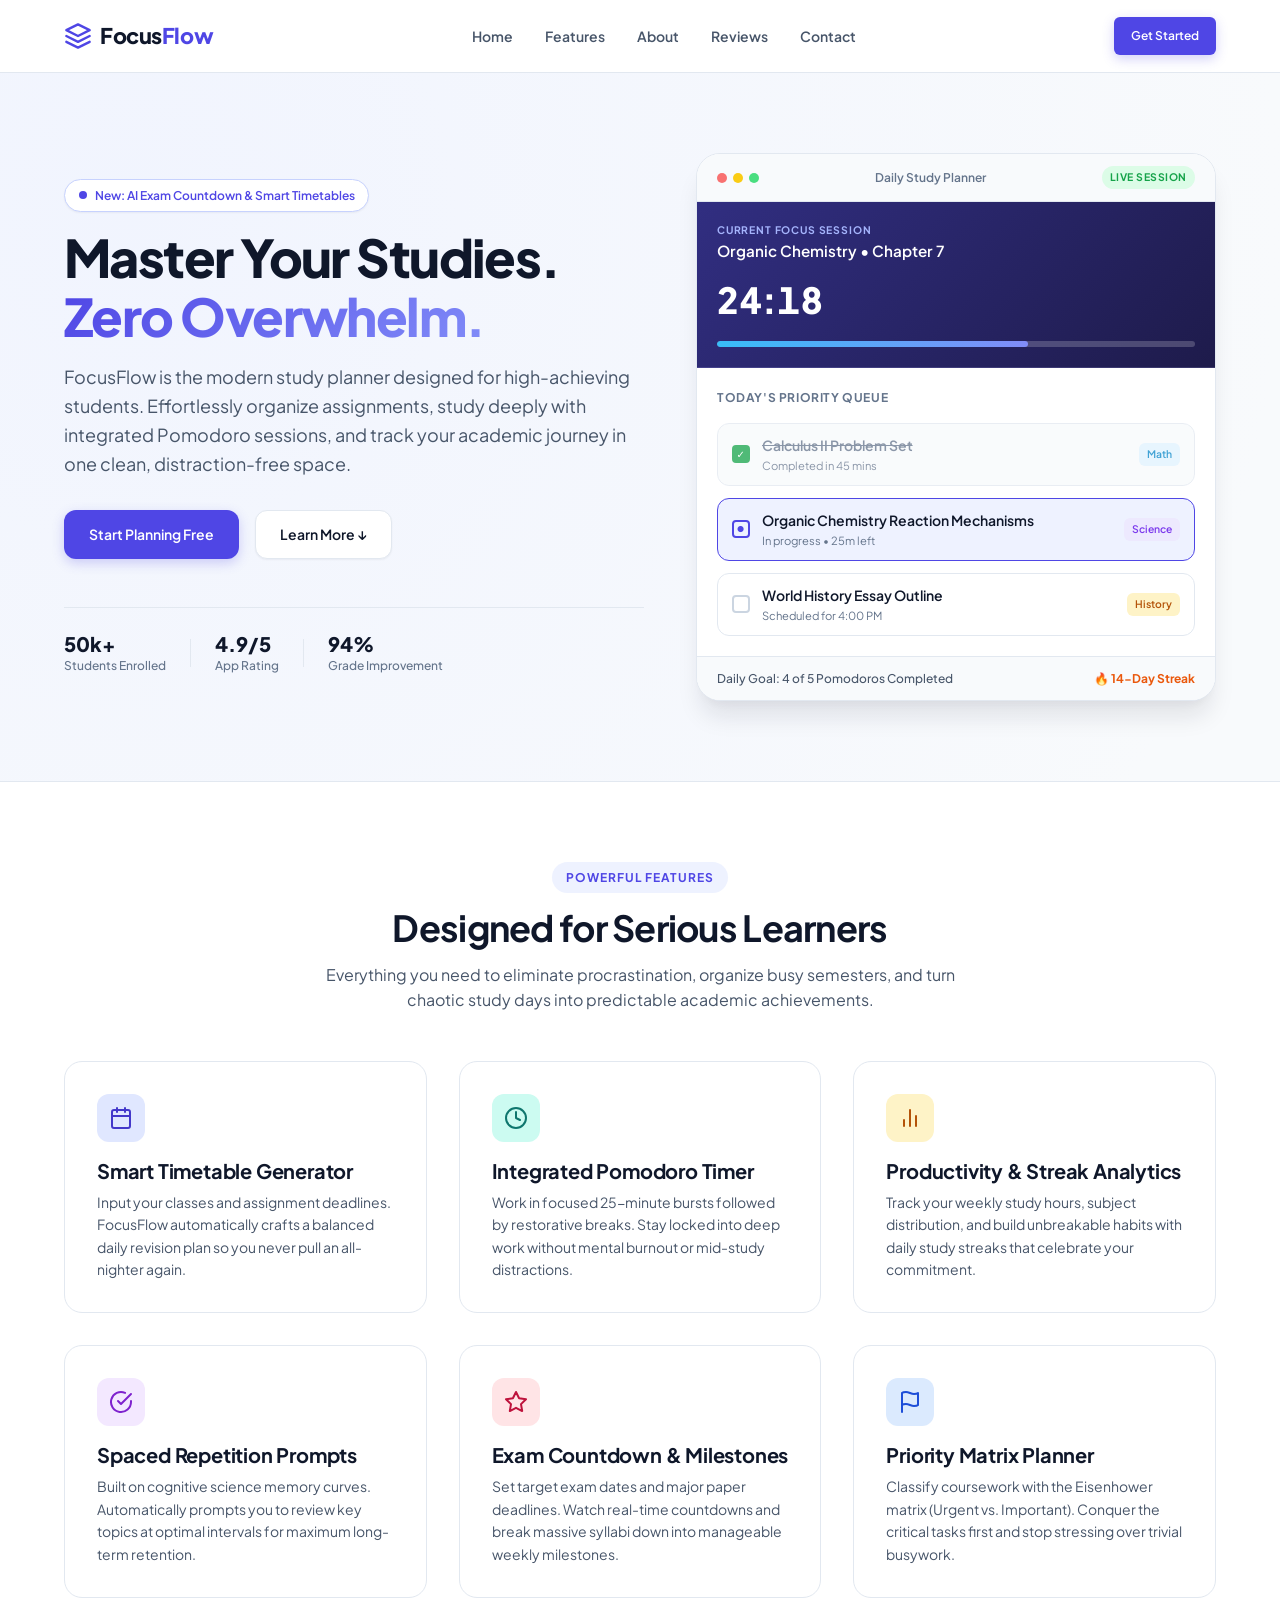
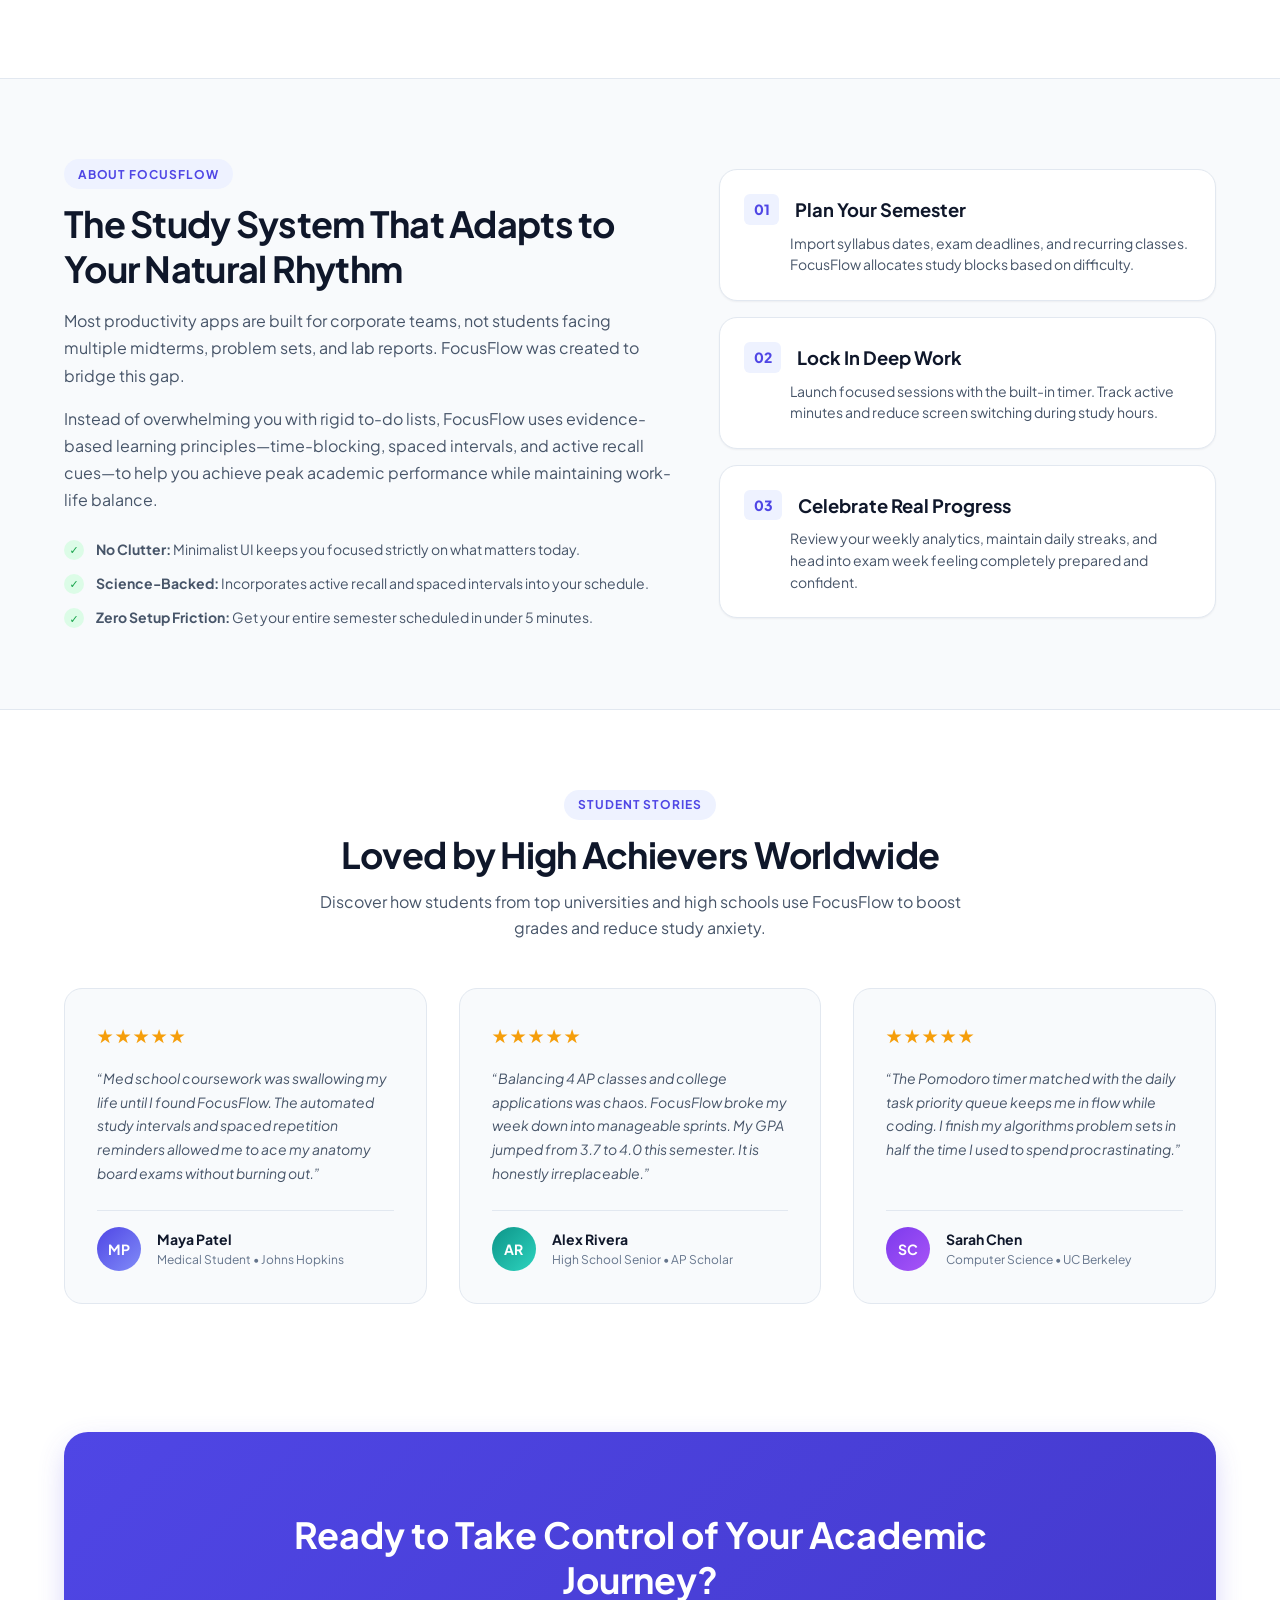
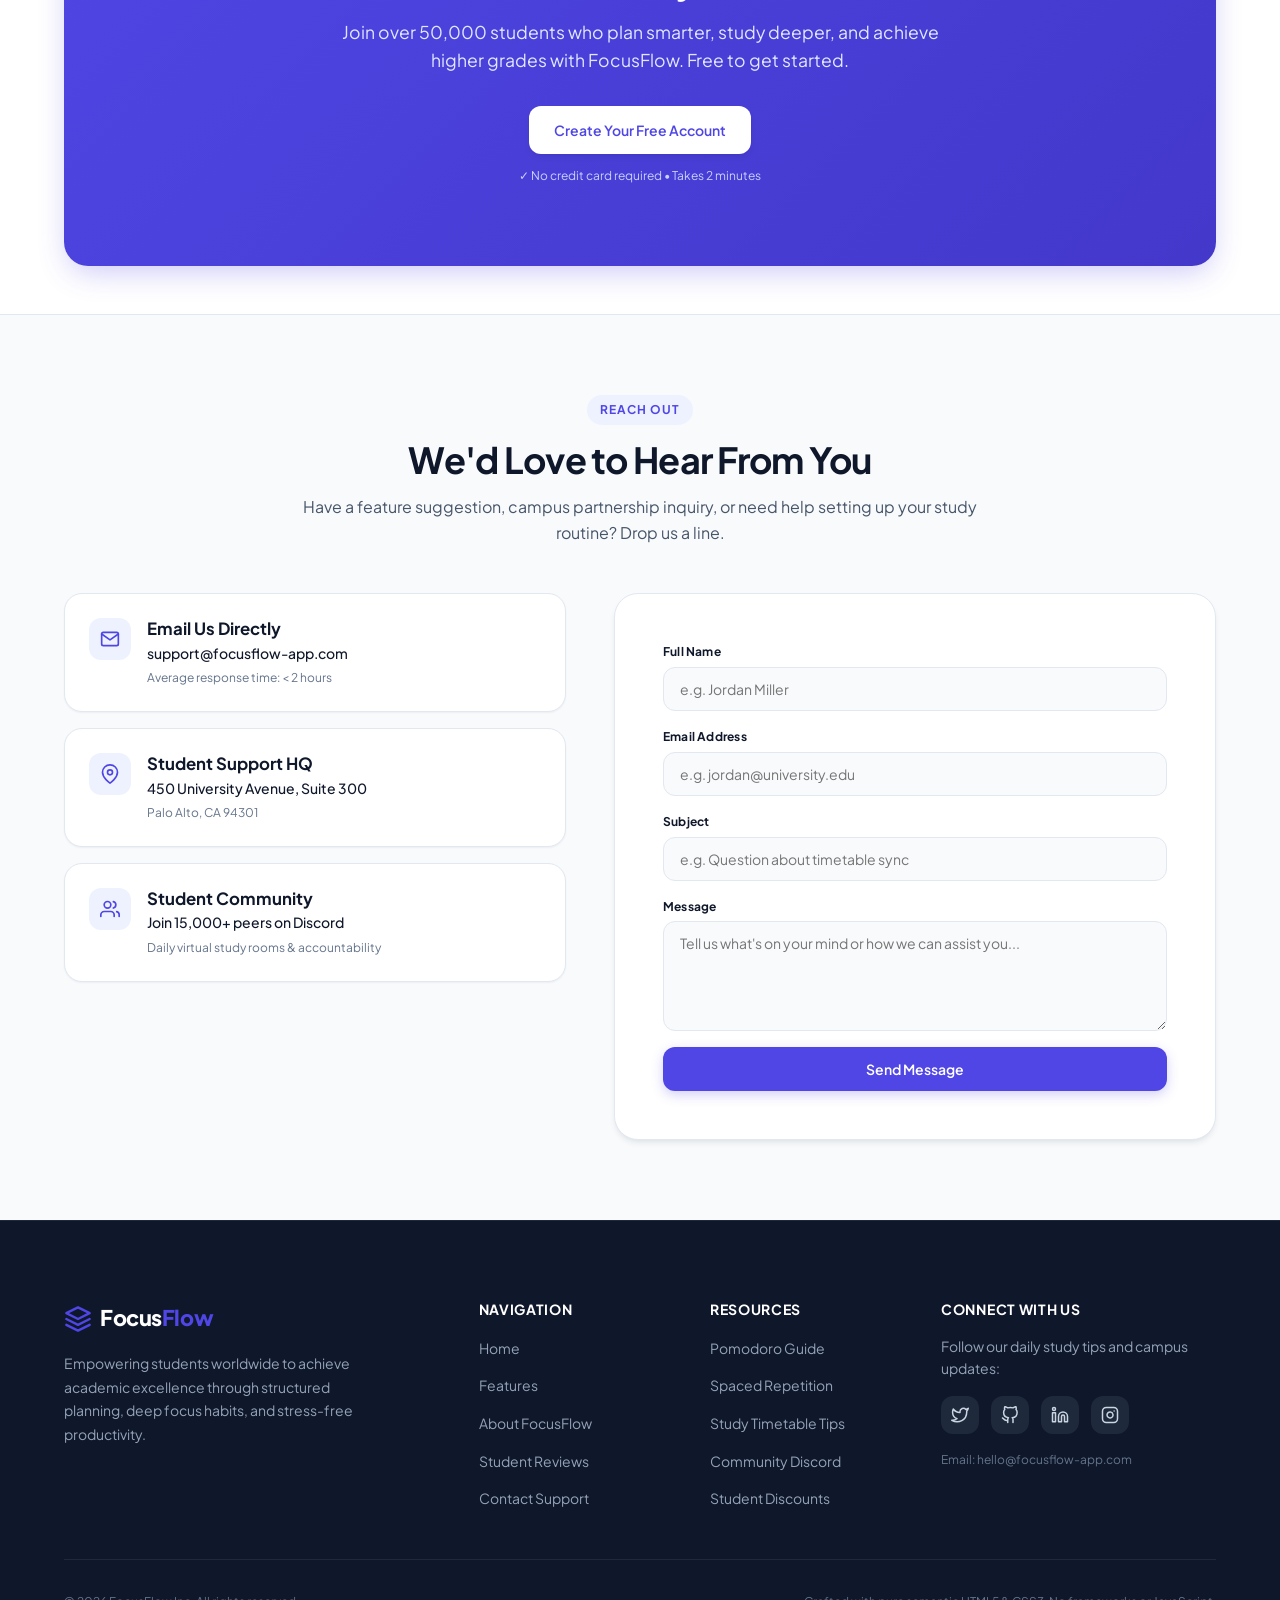
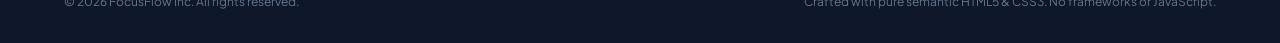
<file: WebDev-L1-LandingPage/index.html>
<!DOCTYPE html>
<html lang="en">
<head>
  <meta charset="UTF-8">
  <meta name="viewport" content="width=device-width, initial-scale=1.0">
  <meta name="description" content="FocusFlow - An intuitive study planner app designed to help students organize tasks, boost productivity with Pomodoro timers, and achieve academic success.">
  <title>FocusFlow | Smart Study Planner & Focus App</title>
  
  <!-- Google Fonts for Modern, Clean Typography -->
  <link rel="preconnect" href="https://fonts.googleapis.com">
  <link rel="preconnect" href="https://fonts.gstatic.com" crossorigin>
  <link href="https://fonts.googleapis.com/css2?family=Plus+Jakarta+Sans:wght@400;500;600;700;800&display=swap" rel="stylesheet">
  
  <!-- Main Stylesheet -->
  <link rel="stylesheet" href="style.css">
</head>
<body>

  <!-- ========================================================
       1. STICKY NAVIGATION BAR
       ======================================================== -->
  <header class="navbar-wrapper">
    <nav class="navbar container">
      <!-- Brand Logo -->
      <a href="#home" class="nav-logo" aria-label="FocusFlow Home">
        <svg class="logo-icon" viewBox="0 0 24 24" fill="none" stroke="currentColor" stroke-width="2" stroke-linecap="round" stroke-linejoin="round" aria-hidden="true">
          <path d="M12 2L2 7l10 5 10-5-10-5zM2 17l10 5 10-5M2 12l10 5 10-5"></path>
        </svg>
        <span class="logo-text">Focus<span class="logo-highlight">Flow</span></span>
      </a>

      <!-- Navigation Links -->
      <ul class="nav-links">
        <li><a href="#home" class="nav-link">Home</a></li>
        <li><a href="#features" class="nav-link">Features</a></li>
        <li><a href="#about" class="nav-link">About</a></li>
        <li><a href="#testimonials" class="nav-link">Reviews</a></li>
        <li><a href="#contact" class="nav-link">Contact</a></li>
      </ul>

      <!-- Navbar Action Button -->
      <div class="nav-cta">
        <a href="#cta" class="btn btn-primary btn-sm">Get Started</a>
      </div>
    </nav>
  </header>

  <main>
    <!-- ========================================================
         2. HERO SECTION
         ======================================================== -->
    <section id="home" class="hero-section">
      <div class="container hero-container">
        
        <!-- Left: Hero Text & Call to Action -->
        <div class="hero-content">
          <div class="hero-badge">
            <span class="badge-dot"></span>
            <span>New: AI Exam Countdown & Smart Timetables</span>
          </div>

          <h1 class="hero-title">
            Master Your Studies.<br>
            <span class="text-gradient">Zero Overwhelm.</span>
          </h1>

          <p class="hero-subtitle">
            FocusFlow is the modern study planner designed for high-achieving students.
            Effortlessly organize assignments, study deeply with integrated Pomodoro sessions,
            and track your academic journey in one clean, distraction-free space.
          </p>

          <div class="hero-actions">
            <a href="#features" class="btn btn-primary">Start Planning Free</a>
            <a href="#about" class="btn btn-secondary">Learn More &darr;</a>
          </div>

          <!-- Social Proof Highlights -->
          <div class="hero-stats">
            <div class="stat-pill">
              <span class="stat-number">50k+</span>
              <span class="stat-label">Students Enrolled</span>
            </div>
            <div class="stat-divider"></div>
            <div class="stat-pill">
              <span class="stat-number">4.9/5</span>
              <span class="stat-label">App Rating</span>
            </div>
            <div class="stat-divider"></div>
            <div class="stat-pill">
              <span class="stat-number">94%</span>
              <span class="stat-label">Grade Improvement</span>
            </div>
          </div>
        </div>

        <!-- Right: Pure CSS Dashboard Preview Mockup -->
        <div class="hero-visual">
          <div class="mockup-card">
            
            <!-- Window Top Bar -->
            <div class="mockup-header">
              <div class="window-controls">
                <span class="dot red"></span>
                <span class="dot yellow"></span>
                <span class="dot green"></span>
              </div>
              <span class="mockup-header-title">Daily Study Planner</span>
              <span class="mockup-badge">LIVE SESSION</span>
            </div>

            <!-- Focus Timer Widget inside Mockup -->
            <div class="timer-widget">
              <div class="timer-info">
                <span class="timer-label">CURRENT FOCUS SESSION</span>
                <span class="timer-task">Organic Chemistry &bull; Chapter 7</span>
              </div>
              <div class="timer-countdown">24:18</div>
              <div class="timer-progress-track">
                <div class="timer-progress-fill"></div>
              </div>
            </div>

            <!-- Task List inside Mockup -->
            <div class="mockup-tasks">
              <div class="task-heading">Today's Priority Queue</div>

              <div class="task-item task-done">
                <span class="task-checkbox checked">&#10003;</span>
                <div class="task-details">
                  <span class="task-name">Calculus II Problem Set</span>
                  <span class="task-meta">Completed in 45 mins</span>
                </div>
                <span class="task-tag tag-math">Math</span>
              </div>

              <div class="task-item task-active">
                <span class="task-checkbox in-progress">&#9679;</span>
                <div class="task-details">
                  <span class="task-name">Organic Chemistry Reaction Mechanisms</span>
                  <span class="task-meta">In progress &bull; 25m left</span>
                </div>
                <span class="task-tag tag-science">Science</span>
              </div>

              <div class="task-item">
                <span class="task-checkbox"></span>
                <div class="task-details">
                  <span class="task-name">World History Essay Outline</span>
                  <span class="task-meta">Scheduled for 4:00 PM</span>
                </div>
                <span class="task-tag tag-history">History</span>
              </div>
            </div>

            <!-- Daily Target Bar -->
            <div class="mockup-footer">
              <span>Daily Goal: 4 of 5 Pomodoros Completed</span>
              <span class="streak-badge">&#128293; 14-Day Streak</span>
            </div>

          </div>
        </div>

      </div>
    </section>

    <!-- ========================================================
         3. SECTION: CORE FEATURES (CARDS)
         ======================================================== -->
    <section id="features" class="features-section">
      <div class="container">
        
        <!-- Section Header -->
        <div class="section-header">
          <span class="section-tag">Powerful Features</span>
          <h2 class="section-title">Designed for Serious Learners</h2>
          <p class="section-description">
            Everything you need to eliminate procrastination, organize busy semesters,
            and turn chaotic study days into predictable academic achievements.
          </p>
        </div>

        <!-- Features Grid -->
        <div class="features-grid">
          
          <!-- Feature Card 1 -->
          <article class="feature-card">
            <div class="feature-icon icon-indigo">
              <svg viewBox="0 0 24 24" fill="none" stroke="currentColor" stroke-width="2" stroke-linecap="round" stroke-linejoin="round" aria-hidden="true">
                <rect x="3" y="4" width="18" height="18" rx="2" ry="2"></rect>
                <line x1="16" y1="2" x2="16" y2="6"></line>
                <line x1="8" y1="2" x2="8" y2="6"></line>
                <line x1="3" y1="10" x2="21" y2="10"></line>
              </svg>
            </div>
            <h3 class="feature-title">Smart Timetable Generator</h3>
            <p class="feature-text">
              Input your classes and assignment deadlines. FocusFlow automatically crafts a balanced daily revision plan so you never pull an all-nighter again.
            </p>
          </article>

          <!-- Feature Card 2 -->
          <article class="feature-card">
            <div class="feature-icon icon-teal">
              <svg viewBox="0 0 24 24" fill="none" stroke="currentColor" stroke-width="2" stroke-linecap="round" stroke-linejoin="round" aria-hidden="true">
                <circle cx="12" cy="12" r="10"></circle>
                <polyline points="12 6 12 12 16 14"></polyline>
              </svg>
            </div>
            <h3 class="feature-title">Integrated Pomodoro Timer</h3>
            <p class="feature-text">
              Work in focused 25-minute bursts followed by restorative breaks. Stay locked into deep work without mental burnout or mid-study distractions.
            </p>
          </article>

          <!-- Feature Card 3 -->
          <article class="feature-card">
            <div class="feature-icon icon-amber">
              <svg viewBox="0 0 24 24" fill="none" stroke="currentColor" stroke-width="2" stroke-linecap="round" stroke-linejoin="round" aria-hidden="true">
                <line x1="18" y1="20" x2="18" y2="10"></line>
                <line x1="12" y1="20" x2="12" y2="4"></line>
                <line x1="6" y1="20" x2="6" y2="14"></line>
              </svg>
            </div>
            <h3 class="feature-title">Productivity & Streak Analytics</h3>
            <p class="feature-text">
              Track your weekly study hours, subject distribution, and build unbreakable habits with daily study streaks that celebrate your commitment.
            </p>
          </article>

          <!-- Feature Card 4 -->
          <article class="feature-card">
            <div class="feature-icon icon-purple">
              <svg viewBox="0 0 24 24" fill="none" stroke="currentColor" stroke-width="2" stroke-linecap="round" stroke-linejoin="round" aria-hidden="true">
                <path d="M22 11.08V12a10 10 0 1 1-5.93-9.14"></path>
                <polyline points="22 4 12 14.01 9 11.01"></polyline>
              </svg>
            </div>
            <h3 class="feature-title">Spaced Repetition Prompts</h3>
            <p class="feature-text">
              Built on cognitive science memory curves. Automatically prompts you to review key topics at optimal intervals for maximum long-term retention.
            </p>
          </article>

          <!-- Feature Card 5 -->
          <article class="feature-card">
            <div class="feature-icon icon-rose">
              <svg viewBox="0 0 24 24" fill="none" stroke="currentColor" stroke-width="2" stroke-linecap="round" stroke-linejoin="round" aria-hidden="true">
                <polygon points="12 2 15.09 8.26 22 9.27 17 14.14 18.18 21.02 12 17.77 5.82 21.02 7 14.14 2 9.27 8.91 8.26 12 2"></polygon>
              </svg>
            </div>
            <h3 class="feature-title">Exam Countdown & Milestones</h3>
            <p class="feature-text">
              Set target exam dates and major paper deadlines. Watch real-time countdowns and break massive syllabi down into manageable weekly milestones.
            </p>
          </article>

          <!-- Feature Card 6 -->
          <article class="feature-card">
            <div class="feature-icon icon-blue">
              <svg viewBox="0 0 24 24" fill="none" stroke="currentColor" stroke-width="2" stroke-linecap="round" stroke-linejoin="round" aria-hidden="true">
                <path d="M4 15s1-1 4-1 5 2 8 2 4-1 4-1V3s-1 1-4 1-5-2-8-2-4 1-4 1z"></path>
                <line x1="4" y1="22" x2="4" y2="15"></line>
              </svg>
            </div>
            <h3 class="feature-title">Priority Matrix Planner</h3>
            <p class="feature-text">
              Classify coursework with the Eisenhower matrix (Urgent vs. Important). Conquer the critical tasks first and stop stressing over trivial busywork.
            </p>
          </article>

        </div>
      </div>
    </section>

    <!-- ========================================================
         4. SECTION: ABOUT / HOW IT WORKS
         ======================================================== -->
    <section id="about" class="about-section">
      <div class="container">
        <div class="about-grid">
          
          <!-- Left Column: Narrative -->
          <div class="about-content">
            <span class="section-tag">About FocusFlow</span>
            <h2 class="section-title">The Study System That Adapts to Your Natural Rhythm</h2>
            <p class="about-text">
              Most productivity apps are built for corporate teams, not students facing multiple midterms, problem sets, and lab reports. FocusFlow was created to bridge this gap.
            </p>
            <p class="about-text">
              Instead of overwhelming you with rigid to-do lists, FocusFlow uses evidence-based learning principles—time-blocking, spaced intervals, and active recall cues—to help you achieve peak academic performance while maintaining work-life balance.
            </p>
            
            <ul class="about-checklist">
              <li class="checklist-item">
                <span class="check-icon">&#10003;</span>
                <span><strong>No Clutter:</strong> Minimalist UI keeps you focused strictly on what matters today.</span>
              </li>
              <li class="checklist-item">
                <span class="check-icon">&#10003;</span>
                <span><strong>Science-Backed:</strong> Incorporates active recall and spaced intervals into your schedule.</span>
              </li>
              <li class="checklist-item">
                <span class="check-icon">&#10003;</span>
                <span><strong>Zero Setup Friction:</strong> Get your entire semester scheduled in under 5 minutes.</span>
              </li>
            </ul>
          </div>

          <!-- Right Column: Comparison / Benefits Cards -->
          <div class="about-cards">
            
            <div class="info-card">
              <div class="info-card-header">
                <span class="info-number">01</span>
                <h3 class="info-title">Plan Your Semester</h3>
              </div>
              <p class="info-desc">
                Import syllabus dates, exam deadlines, and recurring classes. FocusFlow allocates study blocks based on difficulty.
              </p>
            </div>

            <div class="info-card">
              <div class="info-card-header">
                <span class="info-number">02</span>
                <h3 class="info-title">Lock In Deep Work</h3>
              </div>
              <p class="info-desc">
                Launch focused sessions with the built-in timer. Track active minutes and reduce screen switching during study hours.
              </p>
            </div>

            <div class="info-card">
              <div class="info-card-header">
                <span class="info-number">03</span>
                <h3 class="info-title">Celebrate Real Progress</h3>
              </div>
              <p class="info-desc">
                Review your weekly analytics, maintain daily streaks, and head into exam week feeling completely prepared and confident.
              </p>
            </div>

          </div>

        </div>
      </div>
    </section>

    <!-- ========================================================
         5. SECTION: TESTIMONIALS
         ======================================================== -->
    <section id="testimonials" class="testimonials-section">
      <div class="container">
        
        <!-- Section Header -->
        <div class="section-header">
          <span class="section-tag">Student Stories</span>
          <h2 class="section-title">Loved by High Achievers Worldwide</h2>
          <p class="section-description">
            Discover how students from top universities and high schools use FocusFlow to boost grades and reduce study anxiety.
          </p>
        </div>

        <!-- Testimonial Cards Grid -->
        <div class="testimonials-grid">
          
          <!-- Testimonial 1 -->
          <article class="testimonial-card">
            <div class="star-rating" aria-label="5 out of 5 stars">
              &#9733;&#9733;&#9733;&#9733;&#9733;
            </div>
            <p class="testimonial-quote">
              &ldquo;Med school coursework was swallowing my life until I found FocusFlow. The automated study intervals and spaced repetition reminders allowed me to ace my anatomy board exams without burning out.&rdquo;
            </p>
            <div class="testimonial-author">
              <div class="author-avatar avatar-indigo">MP</div>
              <div class="author-details">
                <span class="author-name">Maya Patel</span>
                <span class="author-role">Medical Student &bull; Johns Hopkins</span>
              </div>
            </div>
          </article>

          <!-- Testimonial 2 -->
          <article class="testimonial-card">
            <div class="star-rating" aria-label="5 out of 5 stars">
              &#9733;&#9733;&#9733;&#9733;&#9733;
            </div>
            <p class="testimonial-quote">
              &ldquo;Balancing 4 AP classes and college applications was chaos. FocusFlow broke my week down into manageable sprints. My GPA jumped from 3.7 to 4.0 this semester. It is honestly irreplaceable.&rdquo;
            </p>
            <div class="testimonial-author">
              <div class="author-avatar avatar-teal">AR</div>
              <div class="author-details">
                <span class="author-name">Alex Rivera</span>
                <span class="author-role">High School Senior &bull; AP Scholar</span>
              </div>
            </div>
          </article>

          <!-- Testimonial 3 -->
          <article class="testimonial-card">
            <div class="star-rating" aria-label="5 out of 5 stars">
              &#9733;&#9733;&#9733;&#9733;&#9733;
            </div>
            <p class="testimonial-quote">
              &ldquo;The Pomodoro timer matched with the daily task priority queue keeps me in flow while coding. I finish my algorithms problem sets in half the time I used to spend procrastinating.&rdquo;
            </p>
            <div class="testimonial-author">
              <div class="author-avatar avatar-purple">SC</div>
              <div class="author-details">
                <span class="author-name">Sarah Chen</span>
                <span class="author-role">Computer Science &bull; UC Berkeley</span>
              </div>
            </div>
          </article>

        </div>
      </div>
    </section>

    <!-- ========================================================
         6. CALL TO ACTION BANNER
         ======================================================== -->
    <section id="cta" class="cta-banner">
      <div class="container">
        <div class="cta-box">
          <h2 class="cta-title">Ready to Take Control of Your Academic Journey?</h2>
          <p class="cta-text">
            Join over 50,000 students who plan smarter, study deeper, and achieve higher grades with FocusFlow. Free to get started.
          </p>
          <div class="cta-actions">
            <a href="#contact" class="btn btn-light">Create Your Free Account</a>
            <span class="cta-guarantee">&#10003; No credit card required &bull; Takes 2 minutes</span>
          </div>
        </div>
      </div>
    </section>

    <!-- ========================================================
         7. SECTION: CONTACT & FEEDBACK
         ======================================================== -->
    <section id="contact" class="contact-section">
      <div class="container">
        
        <!-- Section Header -->
        <div class="section-header">
          <span class="section-tag">Reach Out</span>
          <h2 class="section-title">We'd Love to Hear From You</h2>
          <p class="section-description">
            Have a feature suggestion, campus partnership inquiry, or need help setting up your study routine? Drop us a line.
          </p>
        </div>

        <div class="contact-grid">
          
          <!-- Contact Details / Info Cards -->
          <div class="contact-info">
            
            <div class="contact-card">
              <div class="contact-card-icon">
                <svg viewBox="0 0 24 24" fill="none" stroke="currentColor" stroke-width="2" stroke-linecap="round" stroke-linejoin="round" aria-hidden="true">
                  <path d="M4 4h16c1.1 0 2 .9 2 2v12c0 1.1-.9 2-2 2H4c-1.1 0-2-.9-2-2V6c0-1.1.9-2 2-2z"></path>
                  <polyline points="22,6 12,13 2,6"></polyline>
                </svg>
              </div>
              <div>
                <h3 class="contact-card-title">Email Us Directly</h3>
                <p class="contact-card-text">support@focusflow-app.com</p>
                <p class="contact-card-sub">Average response time: &lt; 2 hours</p>
              </div>
            </div>

            <div class="contact-card">
              <div class="contact-card-icon">
                <svg viewBox="0 0 24 24" fill="none" stroke="currentColor" stroke-width="2" stroke-linecap="round" stroke-linejoin="round" aria-hidden="true">
                  <path d="M21 10c0 7-9 13-9 13s-9-6-9-13a9 9 0 0 1 18 0z"></path>
                  <circle cx="12" cy="10" r="3"></circle>
                </svg>
              </div>
              <div>
                <h3 class="contact-card-title">Student Support HQ</h3>
                <p class="contact-card-text">450 University Avenue, Suite 300</p>
                <p class="contact-card-sub">Palo Alto, CA 94301</p>
              </div>
            </div>

            <div class="contact-card">
              <div class="contact-card-icon">
                <svg viewBox="0 0 24 24" fill="none" stroke="currentColor" stroke-width="2" stroke-linecap="round" stroke-linejoin="round" aria-hidden="true">
                  <path d="M17 21v-2a4 4 0 0 0-4-4H5a4 4 0 0 0-4 4v2"></path>
                  <circle cx="9" cy="7" r="4"></circle>
                  <path d="M23 21v-2a4 4 0 0 0-3-3.87"></path>
                  <path d="M16 3.13a4 4 0 0 1 0 7.75"></path>
                </svg>
              </div>
              <div>
                <h3 class="contact-card-title">Student Community</h3>
                <p class="contact-card-text">Join 15,000+ peers on Discord</p>
                <p class="contact-card-sub">Daily virtual study rooms & accountability</p>
              </div>
            </div>

          </div>

          <!-- Contact Form (Pure HTML5 Validation) -->
          <div class="contact-form-wrapper">
            <form class="contact-form" action="#" method="POST">
              
              <div class="form-group">
                <label for="full-name" class="form-label">Full Name</label>
                <input 
                  type="text" 
                  id="full-name" 
                  name="fullName" 
                  class="form-input" 
                  placeholder="e.g. Jordan Miller" 
                  required
                >
              </div>

              <div class="form-group">
                <label for="email-address" class="form-label">Email Address</label>
                <input 
                  type="email" 
                  id="email-address" 
                  name="email" 
                  class="form-input" 
                  placeholder="e.g. jordan@university.edu" 
                  required
                >
              </div>

              <div class="form-group">
                <label for="subject-field" class="form-label">Subject</label>
                <input 
                  type="text" 
                  id="subject-field" 
                  name="subject" 
                  class="form-input" 
                  placeholder="e.g. Question about timetable sync" 
                  required
                >
              </div>

              <div class="form-group">
                <label for="message-field" class="form-label">Message</label>
                <textarea 
                  id="message-field" 
                  name="message" 
                  rows="4" 
                  class="form-textarea" 
                  placeholder="Tell us what's on your mind or how we can assist you..." 
                  required
                ></textarea>
              </div>

              <button type="submit" class="btn btn-primary btn-block">Send Message</button>
            </form>
          </div>

        </div>
      </div>
    </section>
  </main>

  <!-- ========================================================
       8. FOOTER
       ======================================================== -->
  <footer class="footer">
    <div class="container">
      
      <!-- Main Footer Columns -->
      <div class="footer-grid">
        
        <!-- Column 1: Brand & Tagline -->
        <div class="footer-col brand-col">
          <a href="#home" class="nav-logo">
            <svg class="logo-icon" viewBox="0 0 24 24" fill="none" stroke="currentColor" stroke-width="2" stroke-linecap="round" stroke-linejoin="round" aria-hidden="true">
              <path d="M12 2L2 7l10 5 10-5-10-5zM2 17l10 5 10-5M2 12l10 5 10-5"></path>
            </svg>
            <span class="logo-text">Focus<span class="logo-highlight">Flow</span></span>
          </a>
          <p class="footer-tagline">
            Empowering students worldwide to achieve academic excellence through structured planning, deep focus habits, and stress-free productivity.
          </p>
        </div>

        <!-- Column 2: Navigation Links -->
        <div class="footer-col">
          <h4 class="footer-heading">Navigation</h4>
          <ul class="footer-links">
            <li><a href="#home">Home</a></li>
            <li><a href="#features">Features</a></li>
            <li><a href="#about">About FocusFlow</a></li>
            <li><a href="#testimonials">Student Reviews</a></li>
            <li><a href="#contact">Contact Support</a></li>
          </ul>
        </div>

        <!-- Column 3: Study Resources -->
        <div class="footer-col">
          <h4 class="footer-heading">Resources</h4>
          <ul class="footer-links">
            <li><a href="#features">Pomodoro Guide</a></li>
            <li><a href="#about">Spaced Repetition</a></li>
            <li><a href="#features">Study Timetable Tips</a></li>
            <li><a href="#contact">Community Discord</a></li>
            <li><a href="#cta">Student Discounts</a></li>
          </ul>
        </div>

        <!-- Column 4: Social & Legal -->
        <div class="footer-col">
          <h4 class="footer-heading">Connect With Us</h4>
          <p class="footer-social-desc">Follow our daily study tips and campus updates:</p>
          
          <div class="social-links">
            <!-- Twitter / X -->
            <a href="https://twitter.com" target="_blank" rel="noopener noreferrer" class="social-btn" aria-label="FocusFlow on Twitter">
              <svg viewBox="0 0 24 24" fill="none" stroke="currentColor" stroke-width="2" stroke-linecap="round" stroke-linejoin="round" aria-hidden="true">
                <path d="M23 3a10.9 10.9 0 0 1-3.14 1.53 4.48 4.48 0 0 0-7.86 3v1A10.66 10.66 0 0 1 3 4s-4 9 5 13a11.64 11.64 0 0 1-7 2c9 5 20 0 20-11.5a4.5 4.5 0 0 0-.08-.83A7.72 7.72 0 0 0 23 3z"></path>
              </svg>
            </a>

            <!-- GitHub -->
            <a href="https://github.com" target="_blank" rel="noopener noreferrer" class="social-btn" aria-label="FocusFlow on GitHub">
              <svg viewBox="0 0 24 24" fill="none" stroke="currentColor" stroke-width="2" stroke-linecap="round" stroke-linejoin="round" aria-hidden="true">
                <path d="M9 19c-5 1.5-5-2.5-7-3m14 6v-3.87a3.37 3.37 0 0 0-.94-2.61c3.14-.35 6.44-1.54 6.44-7A5.44 5.44 0 0 0 20 4.77 5.07 5.07 0 0 0 19.91 1S18.73.65 16 2.48a13.38 13.38 0 0 0-7 0C6.27.65 5.09 1 5.09 1A5.07 5.07 0 0 0 5 4.77a5.44 5.44 0 0 0-1.5 3.78c0 5.42 3.3 6.61 6.44 7A3.37 3.37 0 0 0 9 18.13V22"></path>
              </svg>
            </a>

            <!-- LinkedIn -->
            <a href="https://linkedin.com" target="_blank" rel="noopener noreferrer" class="social-btn" aria-label="FocusFlow on LinkedIn">
              <svg viewBox="0 0 24 24" fill="none" stroke="currentColor" stroke-width="2" stroke-linecap="round" stroke-linejoin="round" aria-hidden="true">
                <path d="M16 8a6 6 0 0 1 6 6v7h-4v-7a2 2 0 0 0-2-2 2 2 0 0 0-2 2v7h-4v-7a6 6 0 0 1 6-6z"></path>
                <rect x="2" y="9" width="4" height="12"></rect>
                <circle cx="4" cy="4" r="2"></circle>
              </svg>
            </a>

            <!-- Instagram -->
            <a href="https://instagram.com" target="_blank" rel="noopener noreferrer" class="social-btn" aria-label="FocusFlow on Instagram">
              <svg viewBox="0 0 24 24" fill="none" stroke="currentColor" stroke-width="2" stroke-linecap="round" stroke-linejoin="round" aria-hidden="true">
                <rect x="2" y="2" width="20" height="20" rx="5" ry="5"></rect>
                <path d="M16 11.37A4 4 0 1 1 12.63 8 4 4 0 0 1 16 11.37z"></path>
                <line x1="17.5" y1="6.5" x2="17.51" y2="6.5"></line>
              </svg>
            </a>
          </div>

          <div class="footer-contact-item">
            <span>Email: hello@focusflow-app.com</span>
          </div>
        </div>

      </div>

      <!-- Footer Bottom Bar -->
      <div class="footer-bottom">
        <p>&copy; 2026 FocusFlow Inc. All rights reserved.</p>
        <p class="footer-credits">Crafted with pure semantic HTML5 &amp; CSS3. No frameworks or JavaScript.</p>
      </div>

    </div>
  </footer>

</body>
</html>
</file>
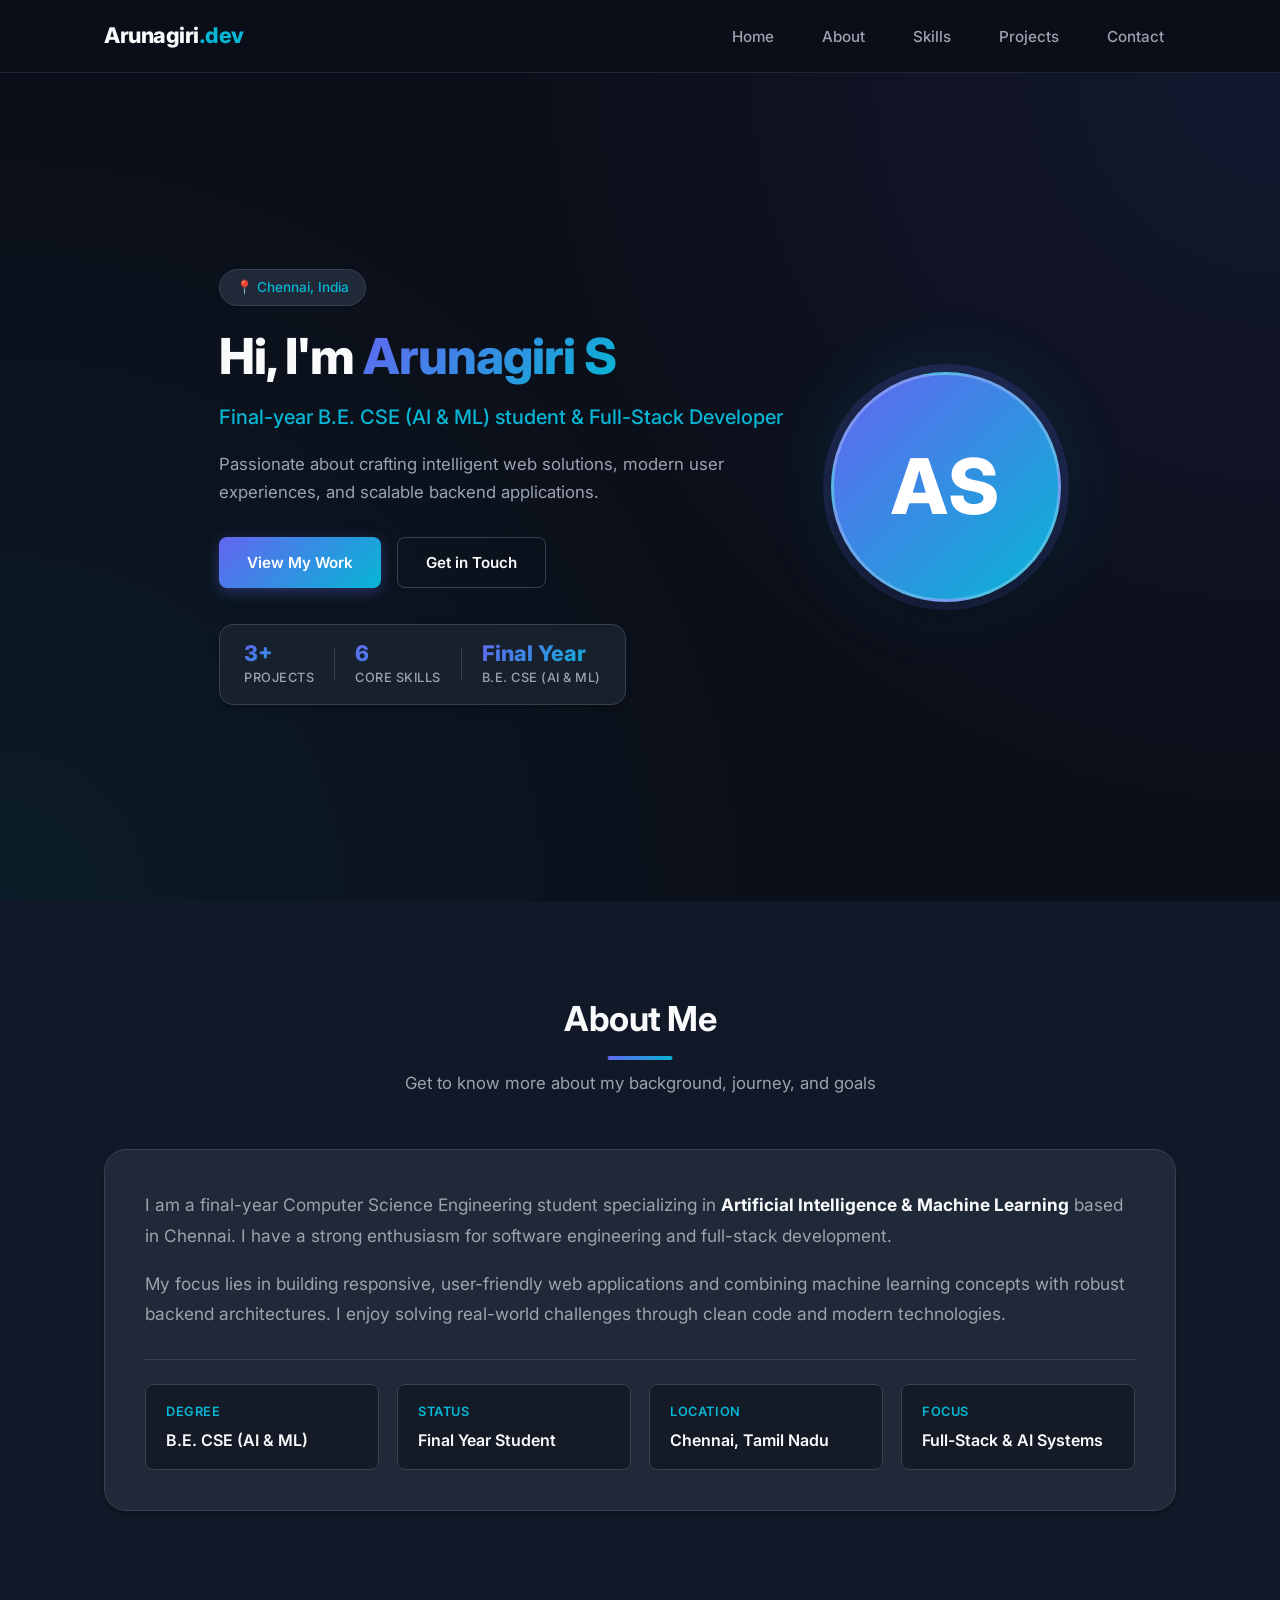
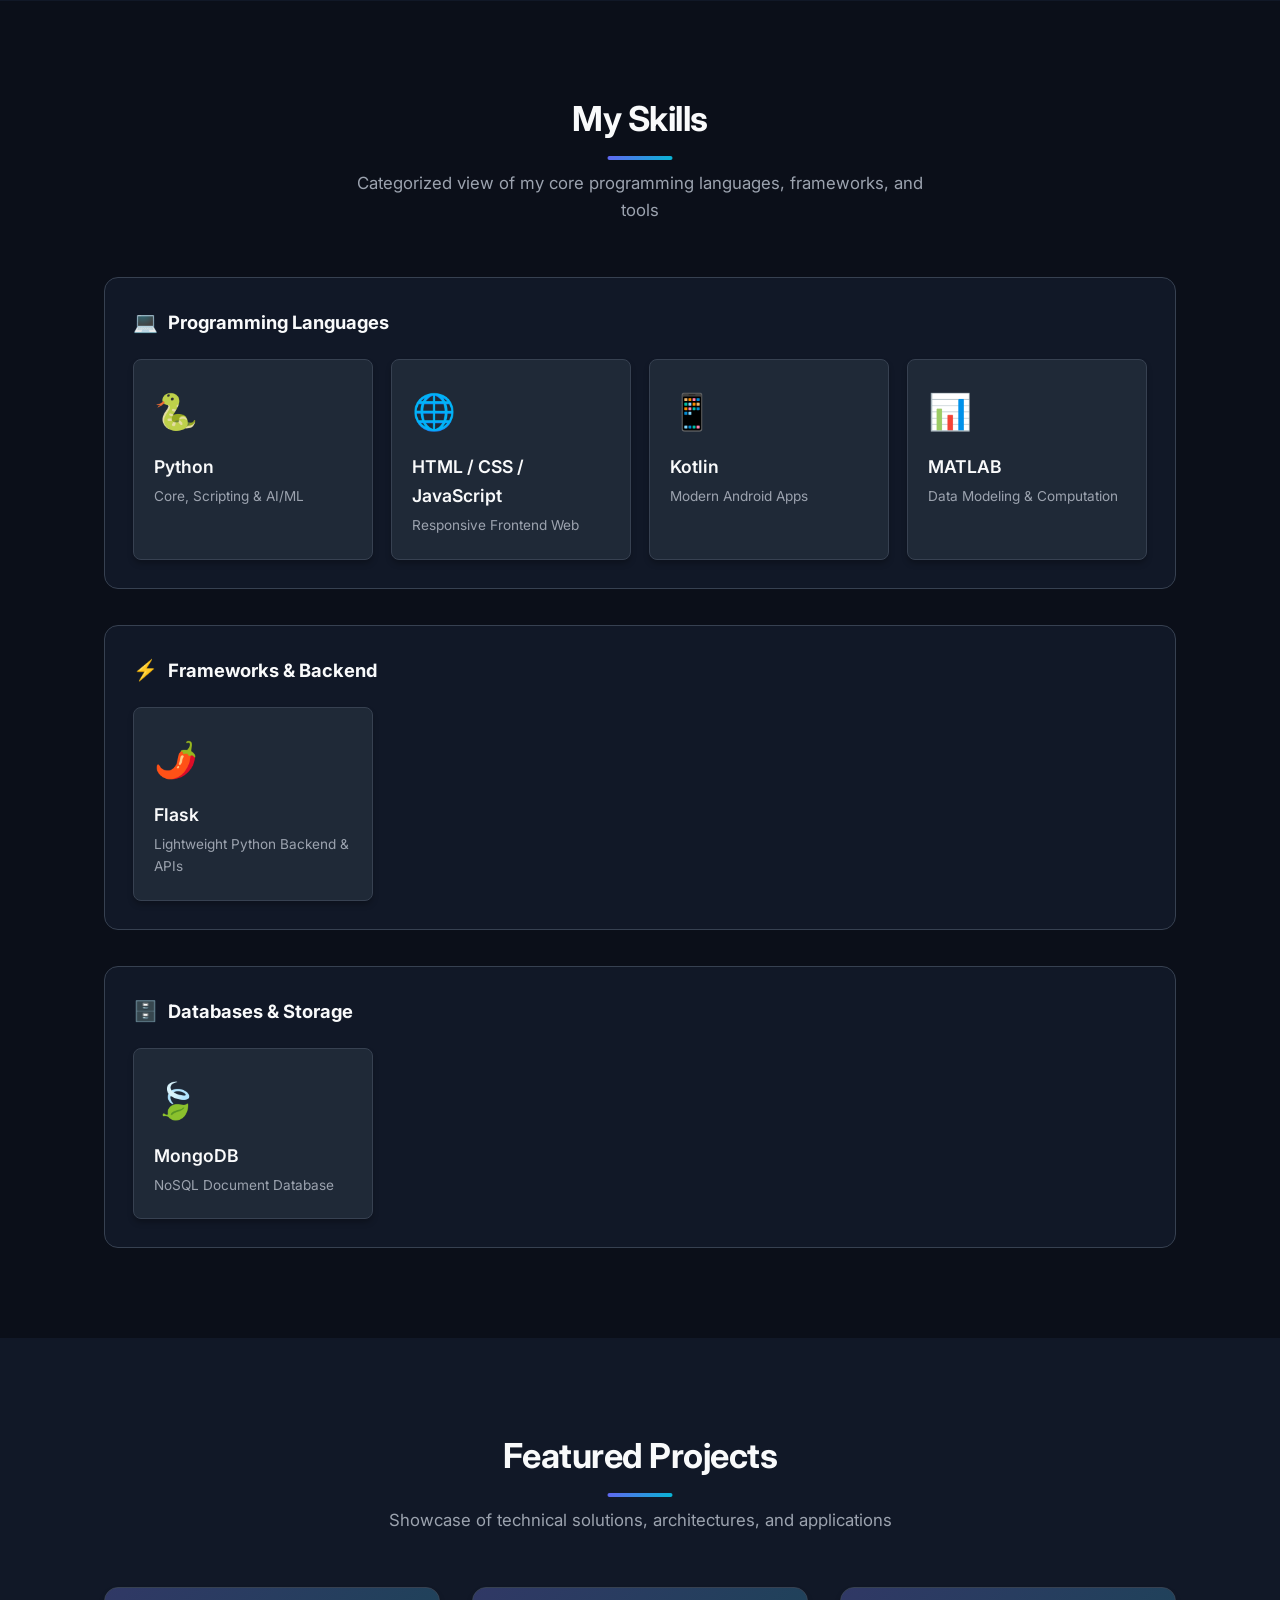
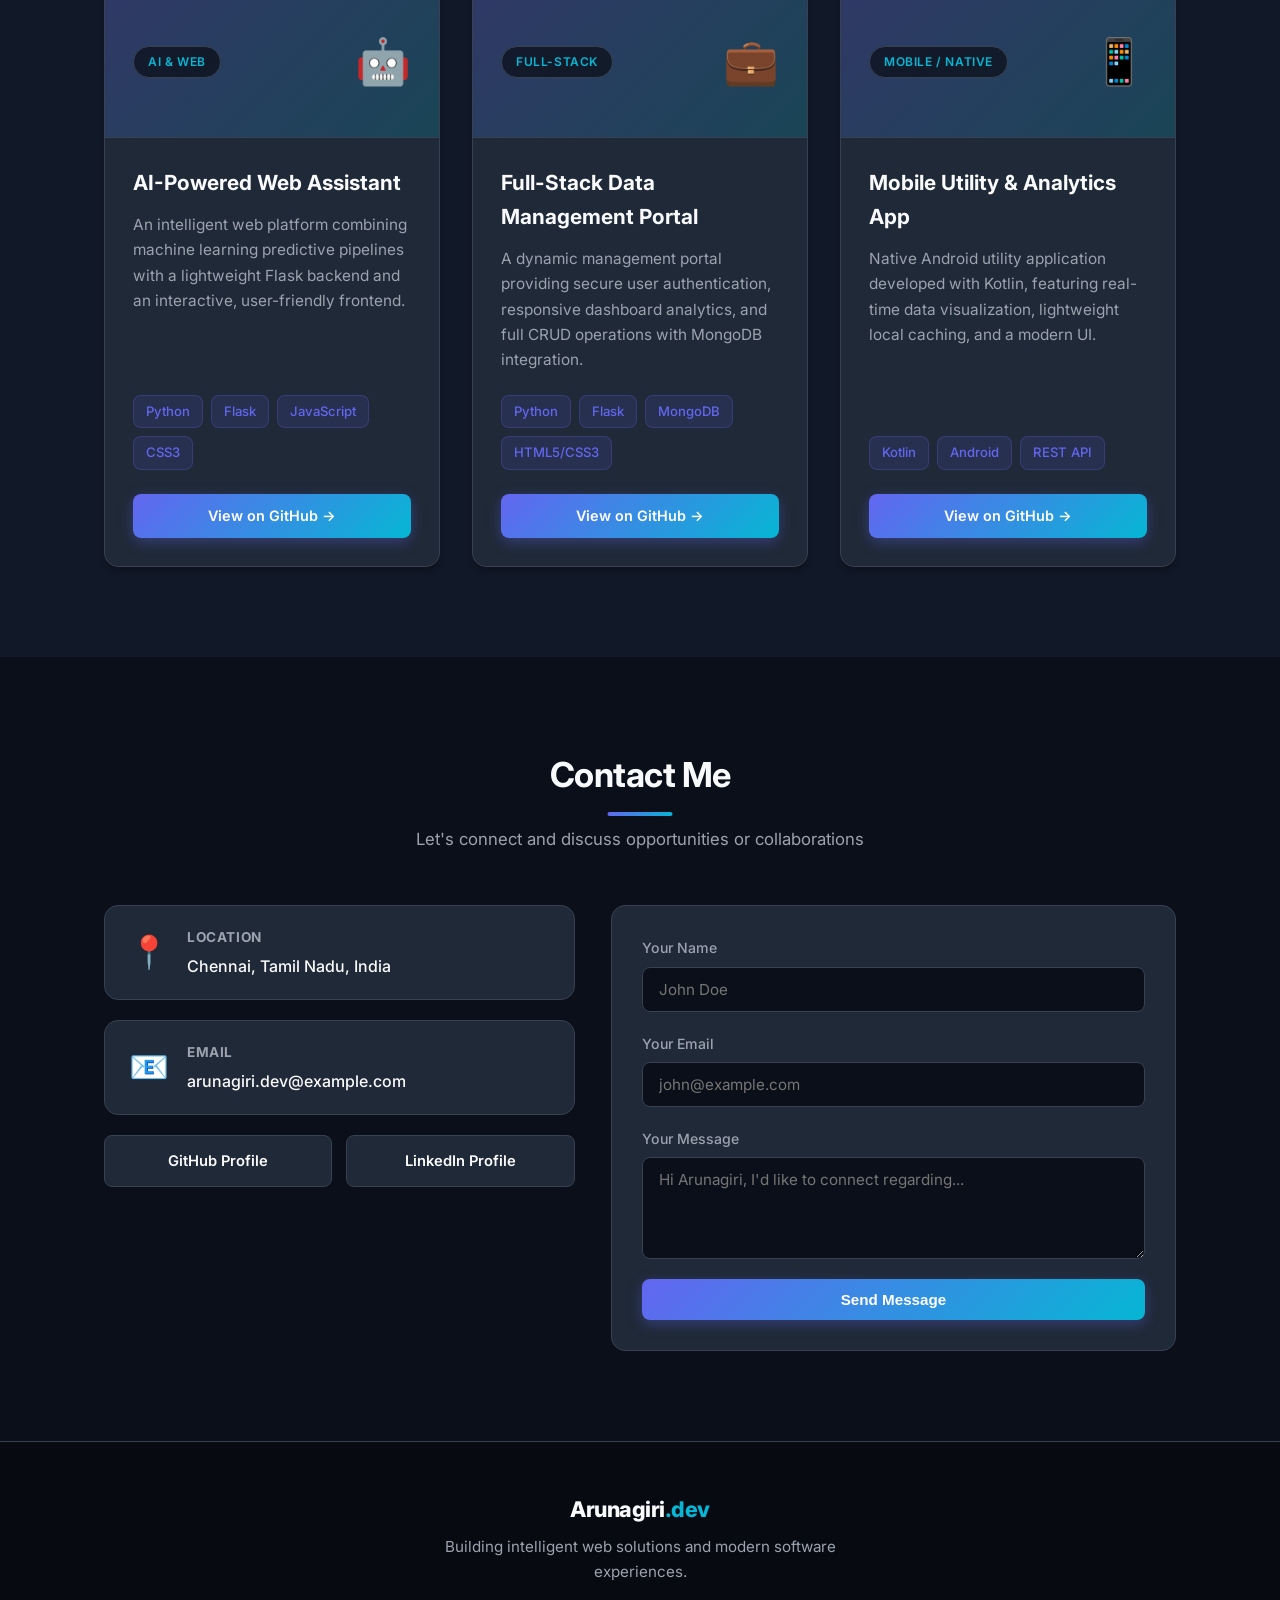
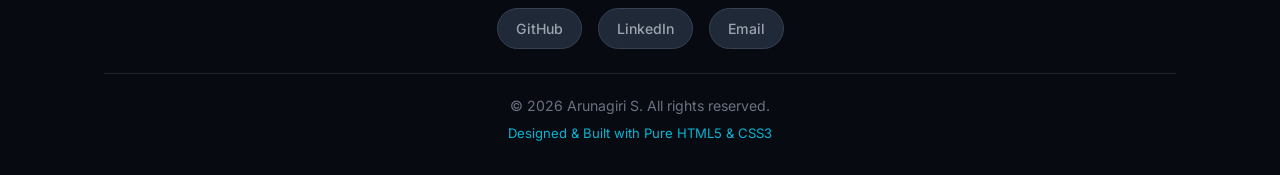
<file: WebDev-L1-Portfolio/index.html>
<!DOCTYPE html>
<html lang="en">
<head>
    <meta charset="UTF-8">
    <meta name="viewport" content="width=device-width, initial-scale=1.0">
    <title>Arunagiri S | Personal Portfolio</title>
    <meta name="description" content="Personal portfolio of Arunagiri S - Final-year B.E. CSE (AI & ML) student and Full-Stack Developer based in Chennai.">
    <!-- Google Fonts: Inter -->
    <link rel="preconnect" href="https://fonts.googleapis.com">
    <link rel="preconnect" href="https://fonts.gstatic.com" crossorigin>
    <link href="https://fonts.googleapis.com/css2?family=Inter:wght@300;400;500;600;700;800&display=swap" rel="stylesheet">
    <!-- External CSS3 Stylesheet -->
    <link rel="stylesheet" href="style.css">
</head>
<body>

    <!-- ==================== HEADER & NAVBAR ==================== -->
    <header class="header" id="header">
        <div class="container nav-container">
            <a href="#hero" class="logo">Arunagiri<span>.dev</span></a>
            <nav class="navbar" id="navbar">
                <ul class="nav-list">
                    <li class="nav-item"><a href="#hero" class="nav-link">Home</a></li>
                    <li class="nav-item"><a href="#about" class="nav-link">About</a></li>
                    <li class="nav-item"><a href="#skills" class="nav-link">Skills</a></li>
                    <li class="nav-item"><a href="#projects" class="nav-link">Projects</a></li>
                    <li class="nav-item"><a href="#contact" class="nav-link">Contact</a></li>
                </ul>
            </nav>
        </div>
    </header>

    <main>
        <!-- ==================== HERO SECTION ==================== -->
        <section class="hero" id="hero">
            <div class="container hero-container">
                <div class="hero-content">
                    <div class="hero-badge">📍 Chennai, India</div>
                    <h1 class="hero-title">Hi, I'm <span class="highlight">Arunagiri S</span></h1>
                    <p class="hero-subtitle">Final-year B.E. CSE (AI & ML) student &amp; Full-Stack Developer</p>
                    <p class="hero-description">
                        Passionate about crafting intelligent web solutions, modern user experiences, and scalable backend applications.
                    </p>
                    
                    <div class="hero-actions">
                        <a href="#projects" class="btn btn-primary">View My Work</a>
                        <a href="#contact" class="btn btn-secondary">Get in Touch</a>
                    </div>

                    <!-- Hero Stats Row -->
                    <div class="hero-stats">
                        <div class="stat-item">
                            <span class="stat-number">3+</span>
                            <span class="stat-label">Projects</span>
                        </div>
                        <div class="stat-divider"></div>
                        <div class="stat-item">
                            <span class="stat-number">6</span>
                            <span class="stat-label">Core Skills</span>
                        </div>
                        <div class="stat-divider"></div>
                        <div class="stat-item">
                            <span class="stat-number">Final Year</span>
                            <span class="stat-label">B.E. CSE (AI &amp; ML)</span>
                        </div>
                    </div>
                </div>

                <!-- Avatar with soft gradient background glow and CSS floating animation -->
                <div class="hero-avatar-wrapper">
                    <div class="avatar-glow"></div>
                    <div class="avatar-circle" aria-label="Arunagiri S Initials Avatar">
                        <span class="avatar-initials">AS</span>
                    </div>
                </div>
            </div>
        </section>

        <!-- ==================== ABOUT ME SECTION ==================== -->
        <section class="about section" id="about">
            <div class="container">
                <div class="section-header">
                    <h2 class="section-title">About Me</h2>
                    <p class="section-subtitle">Get to know more about my background, journey, and goals</p>
                </div>
                <div class="about-card">
                    <div class="about-text">
                        <p>
                            I am a final-year Computer Science Engineering student specializing in <strong>Artificial Intelligence &amp; Machine Learning</strong> based in Chennai. I have a strong enthusiasm for software engineering and full-stack development.
                        </p>
                        <p>
                            My focus lies in building responsive, user-friendly web applications and combining machine learning concepts with robust backend architectures. I enjoy solving real-world challenges through clean code and modern technologies.
                        </p>
                    </div>
                    <div class="about-details-grid">
                        <div class="detail-item">
                            <span class="detail-label">Degree</span>
                            <span class="detail-value">B.E. CSE (AI &amp; ML)</span>
                        </div>
                        <div class="detail-item">
                            <span class="detail-label">Status</span>
                            <span class="detail-value">Final Year Student</span>
                        </div>
                        <div class="detail-item">
                            <span class="detail-label">Location</span>
                            <span class="detail-value">Chennai, Tamil Nadu</span>
                        </div>
                        <div class="detail-item">
                            <span class="detail-label">Focus</span>
                            <span class="detail-value">Full-Stack &amp; AI Systems</span>
                        </div>
                    </div>
                </div>
            </div>
        </section>

        <!-- ==================== SKILLS SECTION (GROUPED) ==================== -->
        <section class="skills section" id="skills">
            <div class="container">
                <div class="section-header">
                    <h2 class="section-title">My Skills</h2>
                    <p class="section-subtitle">Categorized view of my core programming languages, frameworks, and tools</p>
                </div>

                <div class="skills-groups-wrapper">
                    <!-- Group 1: Programming Languages -->
                    <div class="skill-category-group">
                        <h3 class="category-title">
                            <span class="category-icon">💻</span> Programming Languages
                        </h3>
                        <div class="skills-grid">
                            <div class="skill-card">
                                <div class="skill-icon">🐍</div>
                                <h4 class="skill-name">Python</h4>
                                <p class="skill-category">Core, Scripting &amp; AI/ML</p>
                            </div>
                            <div class="skill-card">
                                <div class="skill-icon">🌐</div>
                                <h4 class="skill-name">HTML / CSS / JavaScript</h4>
                                <p class="skill-category">Responsive Frontend Web</p>
                            </div>
                            <div class="skill-card">
                                <div class="skill-icon">📱</div>
                                <h4 class="skill-name">Kotlin</h4>
                                <p class="skill-category">Modern Android Apps</p>
                            </div>
                            <div class="skill-card">
                                <div class="skill-icon">📊</div>
                                <h4 class="skill-name">MATLAB</h4>
                                <p class="skill-category">Data Modeling &amp; Computation</p>
                            </div>
                        </div>
                    </div>

                    <!-- Group 2: Frameworks & Web -->
                    <div class="skill-category-group">
                        <h3 class="category-title">
                            <span class="category-icon">⚡</span> Frameworks &amp; Backend
                        </h3>
                        <div class="skills-grid">
                            <div class="skill-card">
                                <div class="skill-icon">🌶️</div>
                                <h4 class="skill-name">Flask</h4>
                                <p class="skill-category">Lightweight Python Backend &amp; APIs</p>
                            </div>
                        </div>
                    </div>

                    <!-- Group 3: Databases & Tools -->
                    <div class="skill-category-group">
                        <h3 class="category-title">
                            <span class="category-icon">🗄️</span> Databases &amp; Storage
                        </h3>
                        <div class="skills-grid">
                            <div class="skill-card">
                                <div class="skill-icon">🍃</div>
                                <h4 class="skill-name">MongoDB</h4>
                                <p class="skill-category">NoSQL Document Database</p>
                            </div>
                        </div>
                    </div>
                </div>
            </div>
        </section>

        <!-- ==================== PROJECTS SECTION ==================== -->
        <section class="projects section" id="projects">
            <div class="container">
                <div class="section-header">
                    <h2 class="section-title">Featured Projects</h2>
                    <p class="section-subtitle">Showcase of technical solutions, architectures, and applications</p>
                </div>
                <div class="projects-grid">
                    <!-- Project Card 1 -->
                    <article class="project-card">
                        <div class="project-banner">
                            <span class="project-tag">AI &amp; Web</span>
                            <div class="project-banner-icon">🤖</div>
                        </div>
                        <div class="project-body">
                            <h3 class="project-title">AI-Powered Web Assistant</h3>
                            <p class="project-description">
                                An intelligent web platform combining machine learning predictive pipelines with a lightweight Flask backend and an interactive, user-friendly frontend.
                            </p>
                            <div class="tech-stack-tags">
                                <span class="tag">Python</span>
                                <span class="tag">Flask</span>
                                <span class="tag">JavaScript</span>
                                <span class="tag">CSS3</span>
                            </div>
                            <div class="project-links">
                                <a href="https://github.com/arunagiriofficial791-collab" target="_blank" rel="noopener noreferrer" class="btn btn-primary btn-project">
                                    View on GitHub &rarr;
                                </a>
                            </div>
                        </div>
                    </article>

                    <!-- Project Card 2 -->
                    <article class="project-card">
                        <div class="project-banner">
                            <span class="project-tag">Full-Stack</span>
                            <div class="project-banner-icon">💼</div>
                        </div>
                        <div class="project-body">
                            <h3 class="project-title">Full-Stack Data Management Portal</h3>
                            <p class="project-description">
                                A dynamic management portal providing secure user authentication, responsive dashboard analytics, and full CRUD operations with MongoDB integration.
                            </p>
                            <div class="tech-stack-tags">
                                <span class="tag">Python</span>
                                <span class="tag">Flask</span>
                                <span class="tag">MongoDB</span>
                                <span class="tag">HTML5/CSS3</span>
                            </div>
                            <div class="project-links">
                                <a href="https://github.com/arunagiriofficial791-collab" target="_blank" rel="noopener noreferrer" class="btn btn-primary btn-project">
                                    View on GitHub &rarr;
                                </a>
                            </div>
                        </div>
                    </article>

                    <!-- Project Card 3 (Added 3rd project to complement the 3+ Projects stat) -->
                    <article class="project-card">
                        <div class="project-banner">
                            <span class="project-tag">Mobile / Native</span>
                            <div class="project-banner-icon">📱</div>
                        </div>
                        <div class="project-body">
                            <h3 class="project-title">Mobile Utility &amp; Analytics App</h3>
                            <p class="project-description">
                                Native Android utility application developed with Kotlin, featuring real-time data visualization, lightweight local caching, and a modern UI.
                            </p>
                            <div class="tech-stack-tags">
                                <span class="tag">Kotlin</span>
                                <span class="tag">Android</span>
                                <span class="tag">REST API</span>
                            </div>
                            <div class="project-links">
                                <a href="https://github.com/arunagiriofficial791-collab" target="_blank" rel="noopener noreferrer" class="btn btn-primary btn-project">
                                    View on GitHub &rarr;
                                </a>
                            </div>
                        </div>
                    </article>
                </div>
            </div>
        </section>

        <!-- ==================== CONTACT SECTION ==================== -->
        <section class="contact section" id="contact">
            <div class="container">
                <div class="section-header">
                    <h2 class="section-title">Contact Me</h2>
                    <p class="section-subtitle">Let's connect and discuss opportunities or collaborations</p>
                </div>
                <div class="contact-grid">
                    <!-- Contact Information Cards -->
                    <div class="contact-info-wrapper">
                        <div class="contact-card">
                            <div class="contact-icon">📍</div>
                            <div class="contact-details">
                                <h4>Location</h4>
                                <p>Chennai, Tamil Nadu, India</p>
                            </div>
                        </div>
                        <div class="contact-card">
                            <div class="contact-icon">📧</div>
                            <div class="contact-details">
                                <h4>Email</h4>
                                <a href="mailto:arunagiri.dev@example.com">arunagiri.dev@example.com</a>
                            </div>
                        </div>
                        <div class="contact-social-links">
                            <a href="https://github.com/arunagiriofficial791-collab" target="_blank" rel="noopener noreferrer" class="social-btn github-btn">
                                <span>GitHub Profile</span>
                            </a>
                            <a href="https://linkedin.com/in/arun2215" target="_blank" rel="noopener noreferrer" class="social-btn linkedin-btn">
                                <span>LinkedIn Profile</span>
                            </a>
                        </div>
                    </div>

                    <!-- Contact Form (Pure HTML5) -->
                    <form class="contact-form" action="#contact" method="GET">
                        <div class="form-group">
                            <label for="name">Your Name</label>
                            <input type="text" id="name" name="name" placeholder="John Doe" required>
                        </div>
                        <div class="form-group">
                            <label for="email">Your Email</label>
                            <input type="email" id="email" name="email" placeholder="john@example.com" required>
                        </div>
                        <div class="form-group">
                            <label for="message">Your Message</label>
                            <textarea id="message" name="message" rows="4" placeholder="Hi Arunagiri, I'd like to connect regarding..." required></textarea>
                        </div>
                        <button type="submit" class="btn btn-primary btn-block">Send Message</button>
                    </form>
                </div>
            </div>
        </section>
    </main>

    <!-- ==================== FOOTER WITH SOCIAL LINKS ==================== -->
    <footer class="footer">
        <div class="container footer-container">
            <div class="footer-brand">
                <a href="#hero" class="logo">Arunagiri<span>.dev</span></a>
                <p class="footer-tagline">Building intelligent web solutions and modern software experiences.</p>
            </div>
            
            <div class="footer-social-links">
                <a href="https://github.com/arunagiriofficial791-collab" target="_blank" rel="noopener noreferrer" class="footer-social-icon" aria-label="GitHub">
                    GitHub
                </a>
                <a href="https://linkedin.com/in/arun2215" target="_blank" rel="noopener noreferrer" class="footer-social-icon" aria-label="LinkedIn">
                    LinkedIn
                </a>
                <a href="mailto:arunagiri.dev@example.com" class="footer-social-icon" aria-label="Email">
                    Email
                </a>
            </div>

            <div class="footer-bottom">
                <p>&copy; 2026 Arunagiri S. All rights reserved.</p>
                <p class="footer-credit">Designed &amp; Built with Pure HTML5 &amp; CSS3</p>
            </div>
        </div>
    </footer>

</body>
</html>
</file>
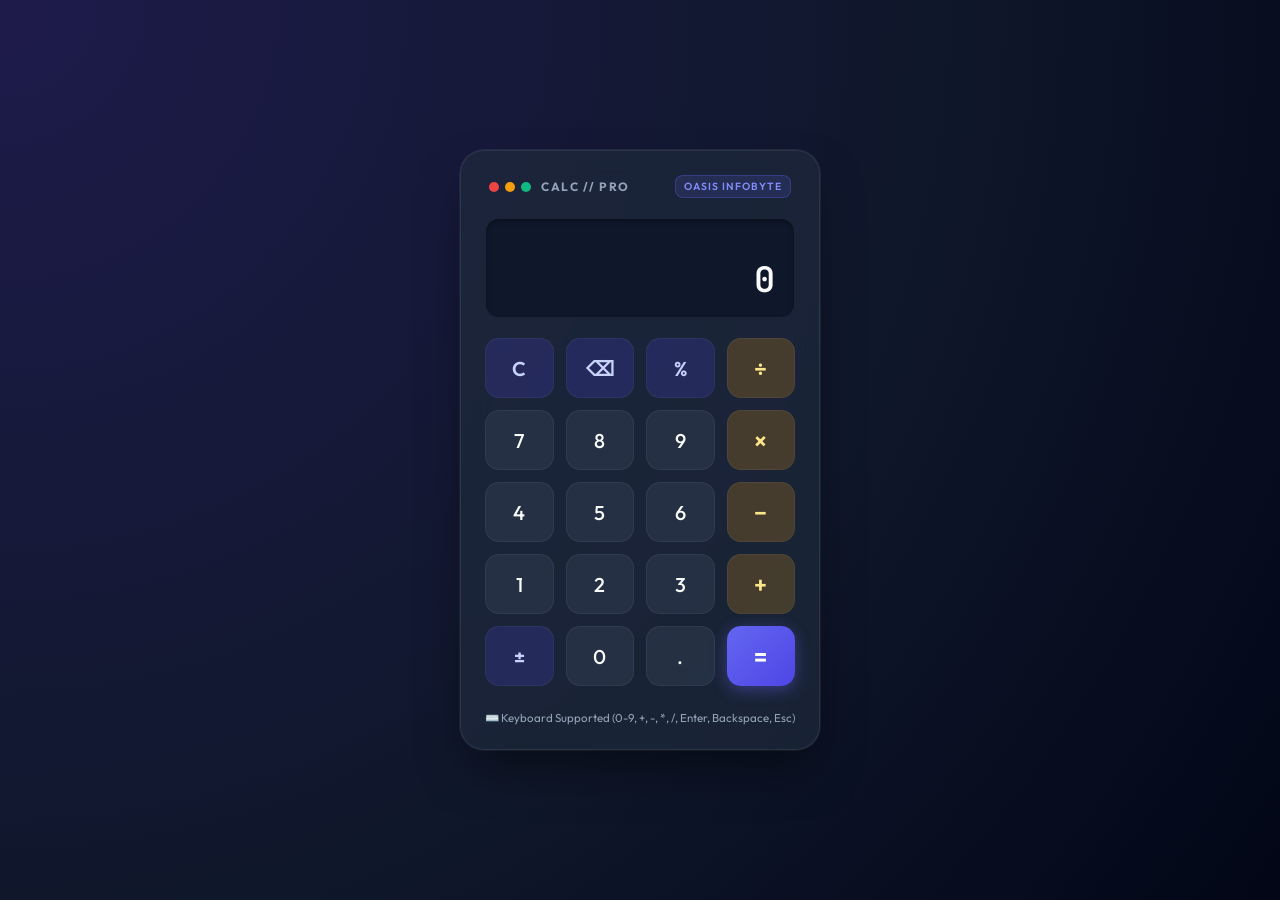
<file: WebDev-L2-Calculator/index.html>
<!DOCTYPE html>
<html lang="en">
<head>
  <meta charset="UTF-8" />
  <meta name="viewport" content="width=device-width, initial-scale=1.0" />
  <title>Modern Calculator | OIBSIP Task</title>
  <meta name="description" content="A clean, responsive browser calculator built with HTML5, CSS3 Grid, and Vanilla JavaScript without eval()." />
  
  <!-- Google Fonts for modern typography -->
  <link rel="preconnect" href="https://fonts.googleapis.com" />
  <link rel="preconnect" href="https://fonts.gstatic.com" crossorigin />
  <link href="https://fonts.googleapis.com/css2?family=Outfit:wght@300;400;500;600;700&family=JetBrains+Mono:wght@400;600&display=swap" rel="stylesheet" />
  
  <!-- Main Stylesheet -->
  <link rel="stylesheet" href="style.css" />
</head>
<body>
  <main class="calculator-wrapper">
    <div class="calculator" id="calculator" role="region" aria-label="Calculator">
      <!-- Calculator Header -->
      <header class="calc-header">
        <div class="brand">
          <span class="dot red"></span>
          <span class="dot yellow"></span>
          <span class="dot green"></span>
          <span class="brand-title">CALC // PRO</span>
        </div>
        <span class="calc-badge">OASIS INFOBYTE</span>
      </header>

      <!-- Display Screen (Secondary line for history/expression & Main line for current input/result) -->
      <section class="display-container" aria-live="polite">
        <div class="previous-operand" id="previousOperand" aria-label="Previous calculation"></div>
        <div class="current-operand" id="currentOperand" aria-label="Current input or result">0</div>
      </section>

      <!-- Keypad Grid Layout -->
      <section class="keypad" id="keypad" role="group" aria-label="Calculator Keypad">
        <!-- Row 1: Actions & Operations -->
        <button type="button" class="btn btn-action" id="btnClear" data-action="clear" aria-label="Clear All">C</button>
        <button type="button" class="btn btn-action" id="btnBackspace" data-action="backspace" aria-label="Backspace">⌫</button>
        <button type="button" class="btn btn-action" id="btnPercent" data-action="percent" aria-label="Percentage">%</button>
        <button type="button" class="btn btn-operator" id="btnDivide" data-operator="÷" aria-label="Divide">÷</button>

        <!-- Row 2: Numbers & Operations -->
        <button type="button" class="btn btn-number" id="btn7" data-number="7">7</button>
        <button type="button" class="btn btn-number" id="btn8" data-number="8">8</button>
        <button type="button" class="btn btn-number" id="btn9" data-number="9">9</button>
        <button type="button" class="btn btn-operator" id="btnMultiply" data-operator="×" aria-label="Multiply">×</button>

        <!-- Row 3: Numbers & Operations -->
        <button type="button" class="btn btn-number" id="btn4" data-number="4">4</button>
        <button type="button" class="btn btn-number" id="btn5" data-number="5">5</button>
        <button type="button" class="btn btn-number" id="btn6" data-number="6">6</button>
        <button type="button" class="btn btn-operator" id="btnSubtract" data-operator="-" aria-label="Subtract">−</button>

        <!-- Row 4: Numbers & Operations -->
        <button type="button" class="btn btn-number" id="btn1" data-number="1">1</button>
        <button type="button" class="btn btn-number" id="btn2" data-number="2">2</button>
        <button type="button" class="btn btn-number" id="btn3" data-number="3">3</button>
        <button type="button" class="btn btn-operator" id="btnAdd" data-operator="+" aria-label="Add">+</button>

        <!-- Row 5: Plus/Minus, Zero, Decimal, Equals -->
        <button type="button" class="btn btn-action" id="btnToggleSign" data-action="toggle-sign" aria-label="Toggle Positive or Negative">±</button>
        <button type="button" class="btn btn-number" id="btn0" data-number="0">0</button>
        <button type="button" class="btn btn-number" id="btnDecimal" data-action="decimal" aria-label="Decimal point">.</button>
        <button type="button" class="btn btn-equals" id="btnEquals" data-action="equals" aria-label="Equals">=</button>
      </section>

      <!-- Keyboard Shortcuts Hint Footer -->
      <footer class="calc-footer">
        <span>⌨️ Keyboard Supported (0-9, +, -, *, /, Enter, Backspace, Esc)</span>
      </footer>
    </div>
  </main>

  <!-- JavaScript Logic File -->
  <script src="script.js"></script>
</body>
</html>
</file>
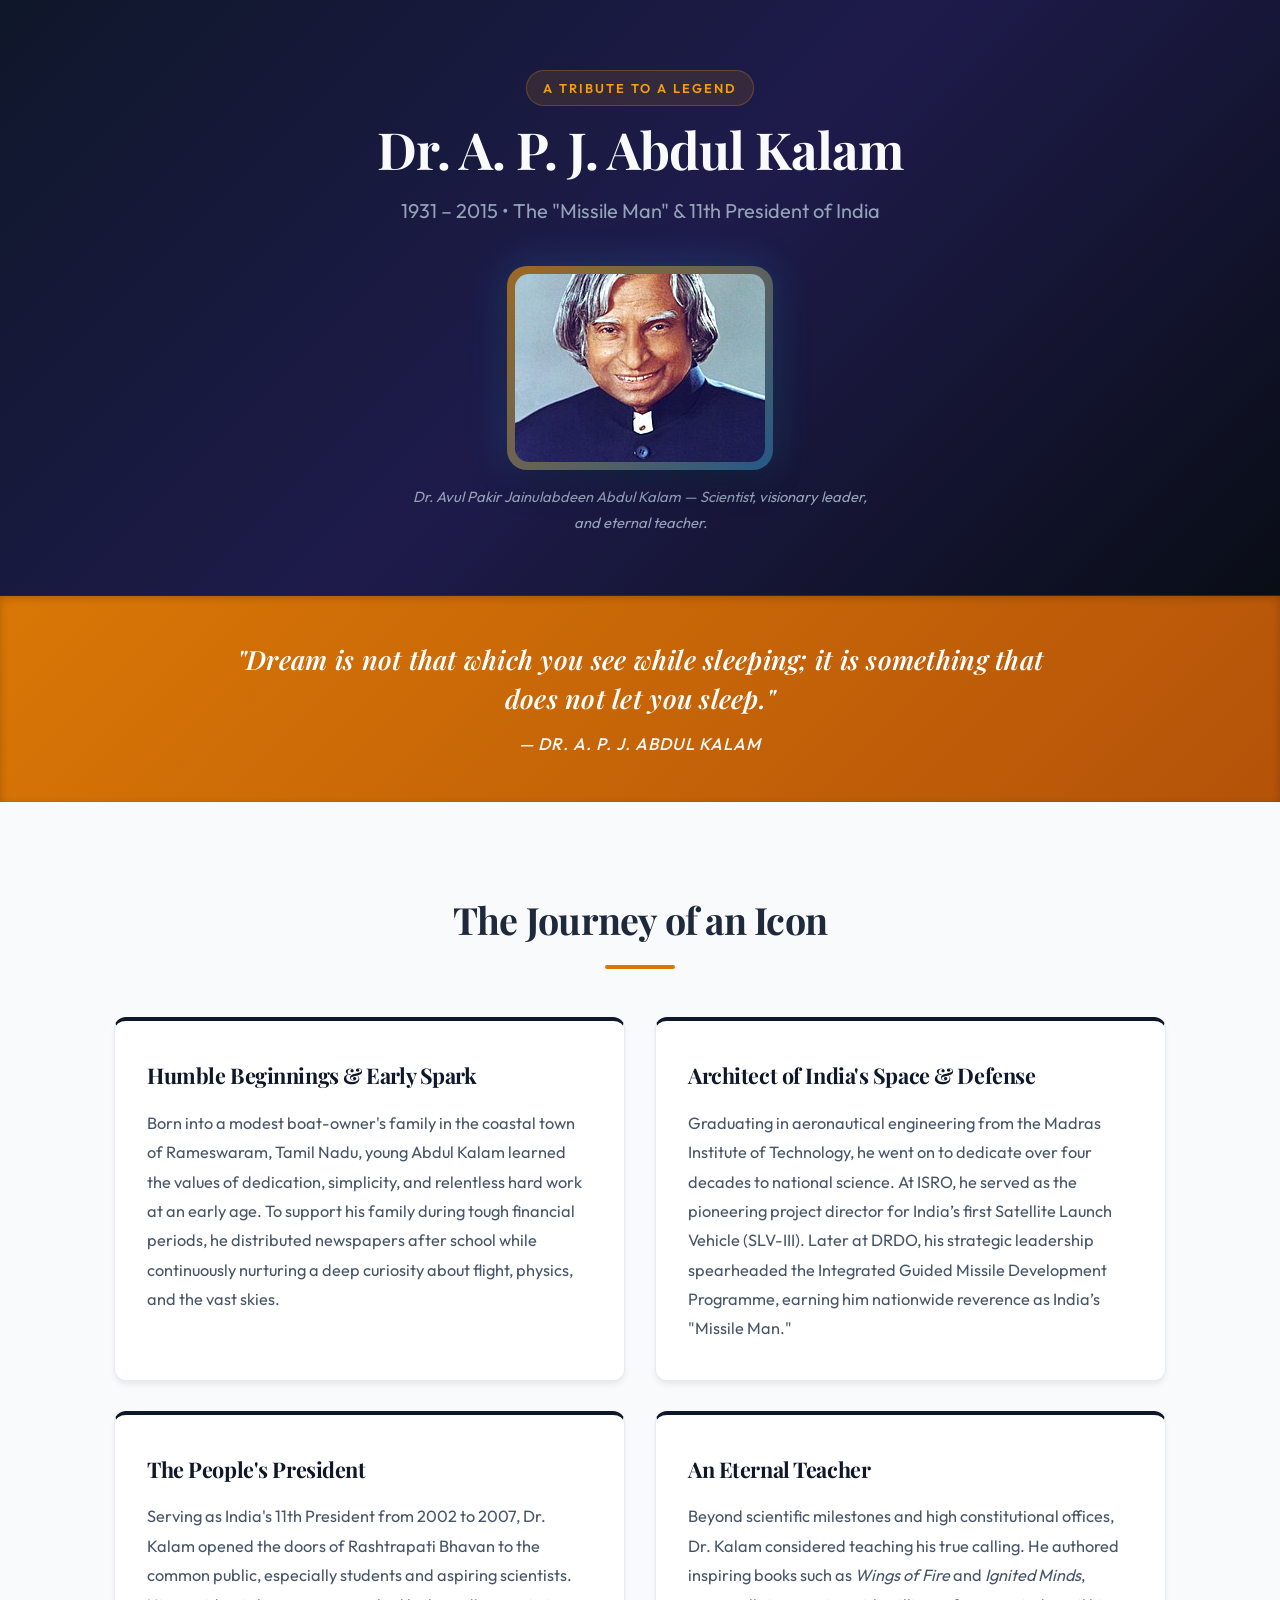
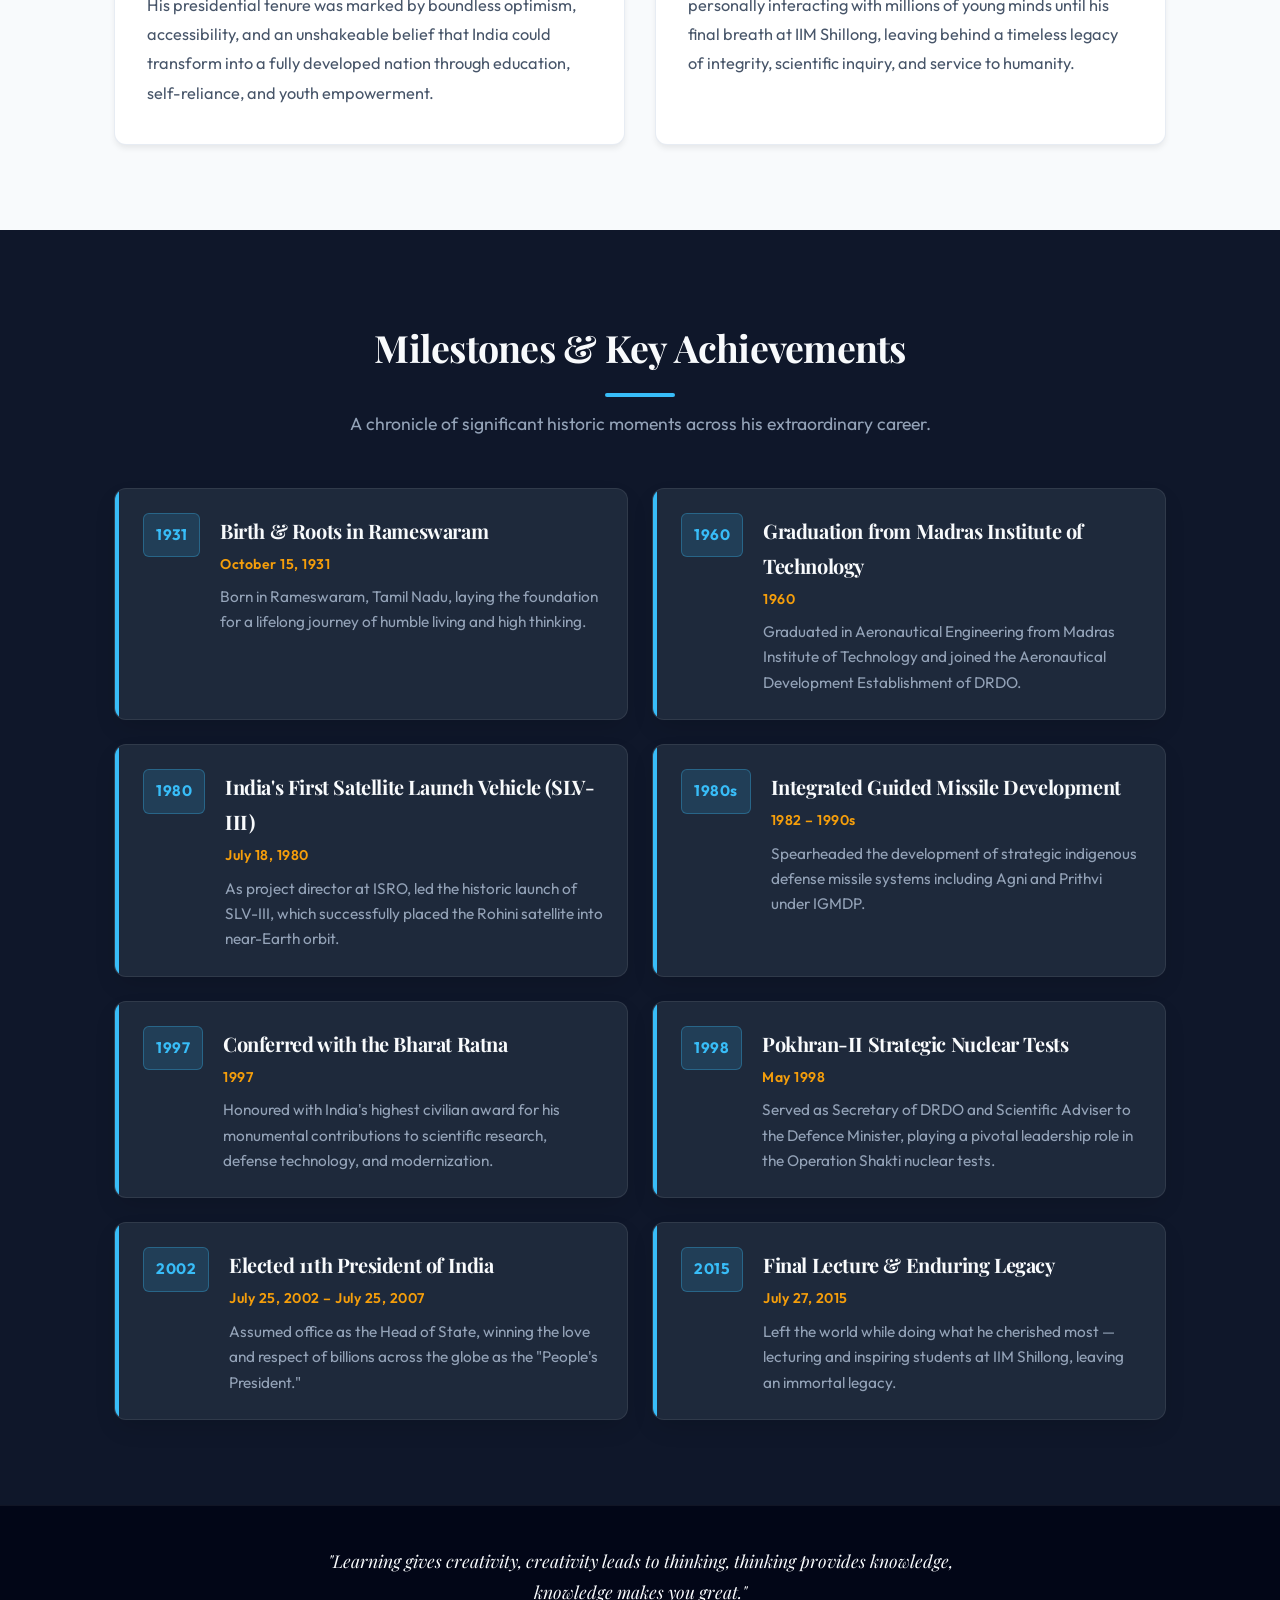
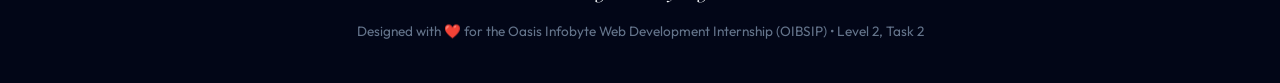
<file: WebDev-L2-TributePage/index.html>
<!DOCTYPE html>
<html lang="en">
<head>
  <meta charset="UTF-8" />
  <meta name="viewport" content="width=device-width, initial-scale=1.0" />
  <title>Tribute to Dr. A. P. J. Abdul Kalam | The People's President</title>
  <meta name="description" content="A tribute page celebrating the extraordinary life, achievements, and legacy of Dr. A. P. J. Abdul Kalam - the Missile Man and 11th President of India." />

  <!-- Google Fonts: Serif for Headings & Sans-Serif for Body -->
  <link rel="preconnect" href="https://fonts.googleapis.com" />
  <link rel="preconnect" href="https://fonts.gstatic.com" crossorigin />
  <link href="https://fonts.googleapis.com/css2?family=Playfair+Display:ital,wght@0,600;0,700;1,400;1,600&family=Outfit:wght@300;400;500;600;700&display=swap" rel="stylesheet" />

  <!-- Main Stylesheet -->
  <link rel="stylesheet" href="style.css" />
</head>
<body>

  <!-- Main Container Wrapper -->
  <div class="page-container">

    <!-- =========================================================================
         1. HERO HEADER SECTION (Background Color 1: Deep Navy Gradient)
         ========================================================================= -->
    <header class="hero-header" id="hero">
      <div class="container hero-content">
        <span class="badge">A Tribute To A Legend</span>
        <!-- Page Title & Tagline -->
        <h1 class="hero-title">Dr. A. P. J. Abdul Kalam</h1>
        <p class="hero-tagline">1931 – 2015 &bull; The "Missile Man" &amp; 11th President of India</p>

        <!-- Prominent Image Area with Styled Frame -->
        <figure class="profile-figure">
          <div class="image-frame">
            <!-- Image asset path inside images/ folder -->
            <img src="images/kalam.jpg" alt="Portrait of Dr. A. P. J. Abdul Kalam smiling warmly in formal suit" class="profile-image" />
          </div>
          <figcaption class="image-caption">
            Dr. Avul Pakir Jainulabdeen Abdul Kalam — Scientist, visionary leader, and eternal teacher.
          </figcaption>
        </figure>
      </div>
    </header>

    <!-- =========================================================================
         2. INSPIRING QUOTE BLOCK (Background Color 2: Warm Accent Banner)
         ========================================================================= -->
    <section class="quote-section" id="quote">
      <div class="container">
        <blockquote class="quote-block">
          <p class="quote-text">
            "Dream is not that which you see while sleeping; it is something that does not let you sleep."
          </p>
          <cite class="quote-author">— Dr. A. P. J. Abdul Kalam</cite>
        </blockquote>
      </div>
    </section>

    <!-- =========================================================================
         3. BIOGRAPHY SECTION (Background Color 3: Crisp Slate & White Card)
         ========================================================================= -->
    <section class="biography-section" id="biography">
      <div class="container">
        <div class="section-header">
          <h2 class="section-title">The Journey of an Icon</h2>
          <div class="title-underline"></div>
        </div>

        <div class="bio-grid">
          <article class="bio-card">
            <h3 class="bio-subtitle">Humble Beginnings &amp; Early Spark</h3>
            <!-- Original paraphrased text -->
            <p>
              Born into a modest boat-owner's family in the coastal town of Rameswaram, Tamil Nadu, 
              young Abdul Kalam learned the values of dedication, simplicity, and relentless hard work 
              at an early age. To support his family during tough financial periods, he distributed 
              newspapers after school while continuously nurturing a deep curiosity about flight, physics, 
              and the vast skies.
            </p>
          </article>

          <article class="bio-card">
            <h3 class="bio-subtitle">Architect of India's Space &amp; Defense</h3>
            <!-- Original paraphrased text -->
            <p>
              Graduating in aeronautical engineering from the Madras Institute of Technology, he went on 
              to dedicate over four decades to national science. At ISRO, he served as the pioneering 
              project director for India’s first Satellite Launch Vehicle (SLV-III). Later at DRDO, his 
              strategic leadership spearheaded the Integrated Guided Missile Development Programme, 
              earning him nationwide reverence as India’s "Missile Man."
            </p>
          </article>

          <article class="bio-card">
            <h3 class="bio-subtitle">The People's President</h3>
            <!-- Original paraphrased text -->
            <p>
              Serving as India's 11th President from 2002 to 2007, Dr. Kalam opened the doors of 
              Rashtrapati Bhavan to the common public, especially students and aspiring scientists. 
              His presidential tenure was marked by boundless optimism, accessibility, and an unshakeable 
              belief that India could transform into a fully developed nation through education, self-reliance, 
              and youth empowerment.
            </p>
          </article>

          <article class="bio-card">
            <h3 class="bio-subtitle">An Eternal Teacher</h3>
            <!-- Original paraphrased text -->
            <p>
              Beyond scientific milestones and high constitutional offices, Dr. Kalam considered teaching 
              his true calling. He authored inspiring books such as <em>Wings of Fire</em> and <em>Ignited Minds</em>, 
              personally interacting with millions of young minds until his final breath at IIM Shillong, leaving 
              behind a timeless legacy of integrity, scientific inquiry, and service to humanity.
            </p>
          </article>
        </div>
      </div>
    </section>

    <!-- =========================================================================
         4. KEY ACHIEVEMENTS TIMELINE (Background Color 4: Rich Dark Navy Surface)
         ========================================================================= -->
    <section class="timeline-section" id="timeline">
      <div class="container">
        <div class="section-header light">
          <h2 class="section-title">Milestones &amp; Key Achievements</h2>
          <div class="title-underline accent"></div>
          <p class="section-description">A chronicle of significant historic moments across his extraordinary career.</p>
        </div>

        <!-- Ordered Timeline List with CSS Grid / Flexbox Cards -->
        <ol class="timeline-list">

          <!-- 1931 Milestone -->
          <!-- Verify facts: Born 15 October 1931 in Rameswaram -->
          <li class="timeline-item">
            <div class="timeline-badge">1931</div>
            <div class="timeline-card">
              <h3 class="timeline-title">Birth &amp; Roots in Rameswaram</h3>
              <p class="timeline-date">October 15, 1931 <!-- Verify facts --></p>
              <p class="timeline-text">Born in Rameswaram, Tamil Nadu, laying the foundation for a lifelong journey of humble living and high thinking.</p>
            </div>
          </li>

          <!-- 1960 Milestone -->
          <!-- Verify facts: Graduated in Aeronautical Engineering from Madras Institute of Technology in 1960 -->
          <li class="timeline-item">
            <div class="timeline-badge">1960</div>
            <div class="timeline-card">
              <h3 class="timeline-title">Graduation from Madras Institute of Technology</h3>
              <p class="timeline-date">1960 <!-- Verify facts --></p>
              <p class="timeline-text">Graduated in Aeronautical Engineering from Madras Institute of Technology and joined the Aeronautical Development Establishment of DRDO.</p>
            </div>
          </li>

          <!-- 1980 Milestone -->
          <!-- Verify facts: SLV-III successfully deployed Rohini satellite on 18 July 1980 -->
          <li class="timeline-item">
            <div class="timeline-badge">1980</div>
            <div class="timeline-card">
              <h3 class="timeline-title">India's First Satellite Launch Vehicle (SLV-III)</h3>
              <p class="timeline-date">July 18, 1980 <!-- Verify facts --></p>
              <p class="timeline-text">As project director at ISRO, led the historic launch of SLV-III, which successfully placed the Rohini satellite into near-Earth orbit.</p>
            </div>
          </li>

          <!-- 1980s Milestone -->
          <!-- Verify facts: Guided Missile Programme (Agni and Prithvi) developed in 1980s -->
          <li class="timeline-item">
            <div class="timeline-badge">1980s</div>
            <div class="timeline-card">
              <h3 class="timeline-title">Integrated Guided Missile Development</h3>
              <p class="timeline-date">1982 – 1990s <!-- Verify facts --></p>
              <p class="timeline-text">Spearheaded the development of strategic indigenous defense missile systems including Agni and Prithvi under IGMDP.</p>
            </div>
          </li>

          <!-- 1997 Milestone -->
          <!-- Verify facts: Awarded Bharat Ratna in 1997 -->
          <li class="timeline-item">
            <div class="timeline-badge">1997</div>
            <div class="timeline-card">
              <h3 class="timeline-title">Conferred with the Bharat Ratna</h3>
              <p class="timeline-date">1997 <!-- Verify facts --></p>
              <p class="timeline-text">Honoured with India's highest civilian award for his monumental contributions to scientific research, defense technology, and modernization.</p>
            </div>
          </li>

          <!-- 1998 Milestone -->
          <!-- Verify facts: Pokhran-II tests took place in May 1998 -->
          <li class="timeline-item">
            <div class="timeline-badge">1998</div>
            <div class="timeline-card">
              <h3 class="timeline-title">Pokhran-II Strategic Nuclear Tests</h3>
              <p class="timeline-date">May 1998 <!-- Verify facts --></p>
              <p class="timeline-text">Served as Secretary of DRDO and Scientific Adviser to the Defence Minister, playing a pivotal leadership role in the Operation Shakti nuclear tests.</p>
            </div>
          </li>

          <!-- 2002 Milestone -->
          <!-- Verify facts: Sworn in as 11th President of India on 25 July 2002 -->
          <li class="timeline-item">
            <div class="timeline-badge">2002</div>
            <div class="timeline-card">
              <h3 class="timeline-title">Elected 11th President of India</h3>
              <p class="timeline-date">July 25, 2002 – July 25, 2007 <!-- Verify facts --></p>
              <p class="timeline-text">Assumed office as the Head of State, winning the love and respect of billions across the globe as the "People's President."</p>
            </div>
          </li>

          <!-- 2015 Milestone -->
          <!-- Verify facts: Passed away on 27 July 2015 at IIM Shillong -->
          <li class="timeline-item">
            <div class="timeline-badge">2015</div>
            <div class="timeline-card">
              <h3 class="timeline-title">Final Lecture &amp; Enduring Legacy</h3>
              <p class="timeline-date">July 27, 2015 <!-- Verify facts --></p>
              <p class="timeline-text">Left the world while doing what he cherished most — lecturing and inspiring students at IIM Shillong, leaving an immortal legacy.</p>
            </div>
          </li>

        </ol>
      </div>
    </section>

    <!-- =========================================================================
         5. FOOTER SECTION
         ========================================================================= -->
    <footer class="tribute-footer">
      <div class="container footer-content">
        <p class="footer-quote">"Learning gives creativity, creativity leads to thinking, thinking provides knowledge, knowledge makes you great."</p>
        <p class="footer-credit">
          Designed with ❤️ for the Oasis Infobyte Web Development Internship (OIBSIP) &bull; Level 2, Task 2
        </p>
      </div>
    </footer>

  </div>

</body>
</html>
</file>
<file: WebDev-L1-LandingPage/style.css>
/* ==========================================================================
   FocusFlow - Main Stylesheet
   Crafted with standard CSS3: Variables, Flexbox, Grid, and Responsive Queries
   No external frameworks or libraries.
   ========================================================================== */

/* --------------------------------------------------------------------------
   1. CSS VARIABLES (DESIGN SYSTEM & COLOR PALETTE)
   -------------------------------------------------------------------------- */
:root {
  /* Brand Primary Colors (Indigo Palette) */
  --color-primary: #4f46e5;
  --color-primary-hover: #4338ca;
  --color-primary-light: #eef2ff;
  --color-primary-border: #c7d2fe;

  /* Accent & Feature Colors */
  --color-accent-teal: #0d9488;
  --color-accent-amber: #d97706;
  --color-accent-purple: #7c3aed;
  --color-accent-rose: #e11d48;
  --color-accent-blue: #2563eb;
  --color-success: #16a34a;

  /* Neutral Background & Surface Colors */
  --color-bg: #f8fafc;
  --color-surface: #ffffff;
  --color-surface-alt: #f1f5f9;
  --color-border: #e2e8f0;
  --color-border-dark: #cbd5e1;

  /* Text & Typography Colors */
  --color-text-main: #0f172a;      /* Slate 900 */
  --color-text-muted: #475569;     /* Slate 600 */
  --color-text-light: #64748b;     /* Slate 500 */
  --color-white: #ffffff;

  /* Typography Font Stacks */
  --font-family: 'Plus Jakarta Sans', system-ui, -apple-system, BlinkMacSystemFont, 'Segoe UI', Roboto, Helvetica, Arial, sans-serif;
  
  /* Font Sizes */
  --font-size-hero: 3.25rem;
  --font-size-h2: 2.25rem;
  --font-size-h3: 1.25rem;
  --font-size-h4: 1.1rem;
  --font-size-body: 1rem;
  --font-size-sm: 0.875rem;
  --font-size-xs: 0.75rem;

  /* Spacing Scale */
  --space-xs: 0.5rem;    /* 8px */
  --space-sm: 0.75rem;   /* 12px */
  --space-md: 1rem;      /* 16px */
  --space-lg: 1.5rem;    /* 24px */
  --space-xl: 2rem;      /* 32px */
  --space-2xl: 3rem;     /* 48px */
  --space-3xl: 5rem;     /* 80px */

  /* Border Radii */
  --radius-sm: 6px;
  --radius-md: 12px;
  --radius-lg: 18px;
  --radius-xl: 24px;
  --radius-full: 9999px;

  /* Elevated Shadows */
  --shadow-sm: 0 1px 2px 0 rgba(15, 23, 42, 0.05);
  --shadow-md: 0 4px 6px -1px rgba(15, 23, 42, 0.08), 0 2px 4px -2px rgba(15, 23, 42, 0.04);
  --shadow-lg: 0 10px 15px -3px rgba(15, 23, 42, 0.08), 0 4px 6px -4px rgba(15, 23, 42, 0.03);
  --shadow-xl: 0 20px 25px -5px rgba(15, 23, 42, 0.1), 0 8px 10px -6px rgba(15, 23, 42, 0.04);
  --shadow-glow: 0 10px 30px -5px rgba(79, 70, 229, 0.3);

  /* Transitions */
  --transition: all 0.25s ease-in-out;
}

/* --------------------------------------------------------------------------
   2. GLOBAL RESET & BASE STYLES
   -------------------------------------------------------------------------- */
*,
*::before,
*::after {
  box-sizing: border-box;
  margin: 0;
  padding: 0;
}

html {
  scroll-behavior: smooth;
  font-size: 16px;
}

body {
  font-family: var(--font-family);
  font-size: var(--font-size-body);
  line-height: 1.6;
  color: var(--color-text-main);
  background-color: var(--color-bg);
  -webkit-font-smoothing: antialiased;
  -moz-osx-font-smoothing: grayscale;
  overflow-x: hidden;
}

/* Global Content Container */
.container {
  width: 100%;
  max-width: 1200px;
  margin-left: auto;
  margin-right: auto;
  padding-left: var(--space-lg);
  padding-right: var(--space-lg);
}

/* Images & SVGs */
img,
svg {
  display: block;
  max-width: 100%;
}

/* Links */
a {
  color: inherit;
  text-decoration: none;
  transition: var(--transition);
}

/* Headings Base */
h1, h2, h3, h4 {
  color: var(--color-text-main);
  line-height: 1.25;
  font-weight: 700;
}

/* --------------------------------------------------------------------------
   3. REUSABLE UI COMPONENTS (BUTTONS & BADGES)
   -------------------------------------------------------------------------- */
.btn {
  display: inline-flex;
  align-items: center;
  justify-content: center;
  font-family: var(--font-family);
  font-weight: 600;
  font-size: var(--font-size-sm);
  padding: 0.75rem 1.5rem;
  border-radius: var(--radius-md);
  border: 1px solid transparent;
  cursor: pointer;
  transition: var(--transition);
  text-align: center;
  white-space: nowrap;
}

.btn-primary {
  background-color: var(--color-primary);
  color: var(--color-white);
  box-shadow: 0 4px 12px rgba(79, 70, 229, 0.25);
}

.btn-primary:hover {
  background-color: var(--color-primary-hover);
  transform: translateY(-2px);
  box-shadow: 0 6px 16px rgba(79, 70, 229, 0.35);
}

.btn-secondary {
  background-color: var(--color-surface);
  color: var(--color-text-main);
  border: 1px solid var(--color-border);
  box-shadow: var(--shadow-sm);
}

.btn-secondary:hover {
  background-color: var(--color-surface-alt);
  border-color: var(--color-border-dark);
  transform: translateY(-2px);
}

.btn-light {
  background-color: var(--color-white);
  color: var(--color-primary);
  box-shadow: var(--shadow-md);
}

.btn-light:hover {
  background-color: #f8fafc;
  color: var(--color-primary-hover);
  transform: translateY(-2px);
}

.btn-sm {
  padding: 0.5rem 1rem;
  font-size: var(--font-size-xs);
  border-radius: var(--radius-sm);
}

.btn-block {
  width: 100%;
}

/* Section Header Typography */
.section-header {
  text-align: center;
  max-width: 680px;
  margin: 0 auto var(--space-2xl) auto;
}

.section-tag {
  display: inline-block;
  font-size: var(--font-size-xs);
  font-weight: 700;
  text-transform: uppercase;
  letter-spacing: 0.08em;
  color: var(--color-primary);
  background-color: var(--color-primary-light);
  padding: 0.35rem 0.85rem;
  border-radius: var(--radius-full);
  margin-bottom: var(--space-sm);
}

.section-title {
  font-size: var(--font-size-h2);
  margin-bottom: var(--space-sm);
  letter-spacing: -0.02em;
}

.section-description {
  font-size: var(--font-size-body);
  color: var(--color-text-muted);
  line-height: 1.6;
}

.text-gradient {
  background: linear-gradient(135deg, var(--color-primary) 0%, #818cf8 100%);
  -webkit-background-clip: text;
  -webkit-text-fill-color: transparent;
}

/* --------------------------------------------------------------------------
   4. STICKY NAVIGATION BAR
   -------------------------------------------------------------------------- */
.navbar-wrapper {
  position: sticky;
  top: 0;
  z-index: 1000;
  background-color: rgba(255, 255, 255, 0.94);
  backdrop-filter: blur(12px);
  -webkit-backdrop-filter: blur(12px);
  border-bottom: 1px solid var(--color-border);
  transition: var(--transition);
}

.navbar {
  display: flex;
  align-items: center;
  justify-content: space-between;
  height: 72px;
}

.nav-logo {
  display: flex;
  align-items: center;
  gap: var(--space-xs);
  font-weight: 800;
  font-size: 1.35rem;
  color: var(--color-text-main);
  letter-spacing: -0.02em;
}

.logo-icon {
  width: 28px;
  height: 28px;
  color: var(--color-primary);
}

.logo-highlight {
  color: var(--color-primary);
}

.nav-links {
  display: flex;
  align-items: center;
  list-style: none;
  gap: var(--space-xl);
}

.nav-link {
  font-size: var(--font-size-sm);
  font-weight: 600;
  color: var(--color-text-muted);
  position: relative;
  padding: 0.25rem 0;
}

.nav-link:hover {
  color: var(--color-primary);
}

.nav-link::after {
  content: '';
  position: absolute;
  bottom: 0;
  left: 0;
  width: 0;
  height: 2px;
  background-color: var(--color-primary);
  transition: width 0.2s ease;
}

.nav-link:hover::after {
  width: 100%;
}

.nav-cta {
  display: flex;
  align-items: center;
}

/* --------------------------------------------------------------------------
   5. HERO SECTION
   -------------------------------------------------------------------------- */
.hero-section {
  padding-top: var(--space-3xl);
  padding-bottom: var(--space-3xl);
  background: radial-gradient(circle at 10% 20%, rgba(238, 242, 255, 0.7) 0%, rgba(248, 250, 252, 1) 90%);
  border-bottom: 1px solid var(--color-border);
}

.hero-container {
  display: flex;
  align-items: center;
  justify-content: space-between;
  gap: var(--space-2xl);
}

.hero-content {
  flex: 1;
  max-width: 580px;
}

.hero-badge {
  display: inline-flex;
  align-items: center;
  gap: 0.5rem;
  font-size: var(--font-size-xs);
  font-weight: 600;
  color: var(--color-primary);
  background-color: var(--color-surface);
  border: 1px solid var(--color-primary-border);
  padding: 0.35rem 0.85rem;
  border-radius: var(--radius-full);
  margin-bottom: var(--space-md);
  box-shadow: var(--shadow-sm);
}

.badge-dot {
  width: 8px;
  height: 8px;
  border-radius: 50%;
  background-color: var(--color-primary);
}

.hero-title {
  font-size: var(--font-size-hero);
  font-weight: 800;
  letter-spacing: -0.03em;
  line-height: 1.15;
  margin-bottom: var(--space-md);
}

.hero-subtitle {
  font-size: 1.125rem;
  color: var(--color-text-muted);
  line-height: 1.6;
  margin-bottom: var(--space-xl);
}

.hero-actions {
  display: flex;
  align-items: center;
  gap: var(--space-md);
  margin-bottom: var(--space-2xl);
  flex-wrap: wrap;
}

/* Hero Social Proof Metrics */
.hero-stats {
  display: flex;
  align-items: center;
  gap: var(--space-lg);
  padding-top: var(--space-lg);
  border-top: 1px solid var(--color-border);
}

.stat-pill {
  display: flex;
  flex-direction: column;
}

.stat-number {
  font-size: 1.25rem;
  font-weight: 800;
  color: var(--color-text-main);
  line-height: 1.2;
}

.stat-label {
  font-size: var(--font-size-xs);
  color: var(--color-text-light);
  font-weight: 500;
}

.stat-divider {
  width: 1px;
  height: 28px;
  background-color: var(--color-border);
}

/* --------------------------------------------------------------------------
   HERO RIGHT: PURE CSS DASHBOARD MOCKUP
   -------------------------------------------------------------------------- */
.hero-visual {
  flex: 1;
  max-width: 520px;
}

.mockup-card {
  background-color: var(--color-surface);
  border-radius: var(--radius-xl);
  border: 1px solid var(--color-border);
  box-shadow: var(--shadow-xl);
  overflow: hidden;
}

/* Window Bar */
.mockup-header {
  display: flex;
  align-items: center;
  justify-content: space-between;
  padding: 0.75rem 1.25rem;
  background-color: #f8fafc;
  border-bottom: 1px solid var(--color-border);
}

.window-controls {
  display: flex;
  gap: 6px;
}

.dot {
  width: 10px;
  height: 10px;
  border-radius: 50%;
}

.dot.red { background-color: #f87171; }
.dot.yellow { background-color: #facc15; }
.dot.green { background-color: #4ade80; }

.mockup-header-title {
  font-size: var(--font-size-xs);
  font-weight: 600;
  color: var(--color-text-light);
}

.mockup-badge {
  font-size: 0.65rem;
  font-weight: 700;
  color: var(--color-success);
  background-color: #dcfce7;
  padding: 0.2rem 0.5rem;
  border-radius: var(--radius-full);
  letter-spacing: 0.05em;
}

/* Pomodoro Timer Preview */
.timer-widget {
  padding: 1.25rem;
  background: linear-gradient(135deg, #312e81 0%, #1e1b4b 100%);
  color: var(--color-white);
  border-bottom: 1px solid rgba(255, 255, 255, 0.1);
}

.timer-info {
  display: flex;
  flex-direction: column;
  margin-bottom: 0.5rem;
}

.timer-label {
  font-size: 0.65rem;
  letter-spacing: 0.08em;
  color: #a5b4fc;
  font-weight: 700;
}

.timer-task {
  font-size: 0.95rem;
  font-weight: 600;
  color: var(--color-white);
}

.timer-countdown {
  font-size: 2.25rem;
  font-weight: 800;
  letter-spacing: 0.02em;
  font-variant-numeric: tabular-nums;
  margin: 0.25rem 0 0.75rem 0;
  color: #ffffff;
}

.timer-progress-track {
  width: 100%;
  height: 6px;
  background-color: rgba(255, 255, 255, 0.2);
  border-radius: var(--radius-full);
  overflow: hidden;
}

.timer-progress-fill {
  width: 65%;
  height: 100%;
  background: linear-gradient(90deg, #38bdf8, #818cf8);
  border-radius: var(--radius-full);
}

/* Tasks Queue Mockup */
.mockup-tasks {
  padding: 1.25rem;
  display: flex;
  flex-direction: column;
  gap: 0.75rem;
}

.task-heading {
  font-size: var(--font-size-xs);
  font-weight: 700;
  text-transform: uppercase;
  letter-spacing: 0.05em;
  color: var(--color-text-light);
  margin-bottom: 0.25rem;
}

.task-item {
  display: flex;
  align-items: center;
  gap: 0.75rem;
  padding: 0.65rem 0.85rem;
  border-radius: var(--radius-md);
  border: 1px solid var(--color-border);
  background-color: var(--color-surface);
  transition: var(--transition);
}

.task-item.task-done {
  background-color: #f8fafc;
  opacity: 0.75;
}

.task-item.task-active {
  border-color: var(--color-primary);
  background-color: var(--color-primary-light);
}

.task-checkbox {
  width: 18px;
  height: 18px;
  border-radius: 4px;
  border: 2px solid var(--color-border-dark);
  display: inline-flex;
  align-items: center;
  justify-content: center;
  font-size: 10px;
  color: var(--color-white);
  flex-shrink: 0;
}

.task-checkbox.checked {
  background-color: var(--color-success);
  border-color: var(--color-success);
}

.task-checkbox.in-progress {
  color: var(--color-primary);
  border-color: var(--color-primary);
  font-size: 8px;
}

.task-details {
  flex: 1;
  display: flex;
  flex-direction: column;
  min-width: 0;
}

.task-name {
  font-size: var(--font-size-sm);
  font-weight: 600;
  color: var(--color-text-main);
  white-space: nowrap;
  overflow: hidden;
  text-overflow: ellipsis;
}

.task-item.task-done .task-name {
  text-decoration: line-through;
  color: var(--color-text-light);
}

.task-meta {
  font-size: 0.7rem;
  color: var(--color-text-light);
}

.task-tag {
  font-size: 0.65rem;
  font-weight: 600;
  padding: 0.2rem 0.5rem;
  border-radius: var(--radius-sm);
}

.tag-math { background-color: #e0f2fe; color: #0284c7; }
.tag-science { background-color: #ede9fe; color: #7c3aed; }
.tag-history { background-color: #fef3c7; color: #b45309; }

.mockup-footer {
  display: flex;
  align-items: center;
  justify-content: space-between;
  padding: 0.75rem 1.25rem;
  background-color: #f8fafc;
  border-top: 1px solid var(--color-border);
  font-size: 0.75rem;
  color: var(--color-text-muted);
  font-weight: 500;
}

.streak-badge {
  font-weight: 700;
  color: #ea580c;
}

/* --------------------------------------------------------------------------
   6. FEATURES SECTION (GRID OF CARDS)
   -------------------------------------------------------------------------- */
.features-section {
  padding-top: var(--space-3xl);
  padding-bottom: var(--space-3xl);
  background-color: var(--color-surface);
}

.features-grid {
  display: grid;
  grid-template-columns: repeat(auto-fit, minmax(320px, 1fr));
  gap: var(--space-xl);
}

.feature-card {
  background-color: var(--color-surface);
  border: 1px solid var(--color-border);
  border-radius: var(--radius-lg);
  padding: var(--space-xl);
  transition: var(--transition);
  display: flex;
  flex-direction: column;
}

.feature-card:hover {
  transform: translateY(-5px);
  border-color: var(--color-primary-border);
  box-shadow: var(--shadow-lg);
}

.feature-icon {
  width: 48px;
  height: 48px;
  border-radius: var(--radius-md);
  display: flex;
  align-items: center;
  justify-content: center;
  margin-bottom: var(--space-md);
  flex-shrink: 0;
}

.feature-icon svg {
  width: 24px;
  height: 24px;
}

/* Themed Icon Variants */
.icon-indigo { background-color: #e0e7ff; color: #4338ca; }
.icon-teal   { background-color: #ccfbf1; color: #0f766e; }
.icon-amber  { background-color: #fef3c7; color: #b45309; }
.icon-purple { background-color: #f3e8ff; color: #7e22ce; }
.icon-rose   { background-color: #ffe4e6; color: #be123c; }
.icon-blue   { background-color: #dbeafe; color: #1d4ed8; }

.feature-title {
  font-size: var(--font-size-h3);
  margin-bottom: var(--space-xs);
  letter-spacing: -0.01em;
}

.feature-text {
  font-size: var(--font-size-sm);
  color: var(--color-text-muted);
  line-height: 1.6;
}

/* --------------------------------------------------------------------------
   7. ABOUT SECTION (HOW IT WORKS)
   -------------------------------------------------------------------------- */
.about-section {
  padding-top: var(--space-3xl);
  padding-bottom: var(--space-3xl);
  background-color: var(--color-bg);
  border-top: 1px solid var(--color-border);
}

.about-grid {
  display: grid;
  grid-template-columns: 1.1fr 0.9fr;
  gap: var(--space-2xl);
  align-items: center;
}

.about-content .section-title {
  text-align: left;
  margin-bottom: var(--space-md);
}

.about-text {
  font-size: var(--font-size-body);
  color: var(--color-text-muted);
  line-height: 1.7;
  margin-bottom: var(--space-md);
}

.about-checklist {
  list-style: none;
  display: flex;
  flex-direction: column;
  gap: var(--space-sm);
  margin-top: var(--space-lg);
}

.checklist-item {
  display: flex;
  align-items: flex-start;
  gap: var(--space-sm);
  font-size: var(--font-size-sm);
  color: var(--color-text-muted);
}

.check-icon {
  display: inline-flex;
  align-items: center;
  justify-content: center;
  width: 20px;
  height: 20px;
  border-radius: 50%;
  background-color: #dcfce7;
  color: var(--color-success);
  font-weight: 700;
  font-size: 11px;
  flex-shrink: 0;
  margin-top: 2px;
}

/* Numbered Info Cards on Right */
.about-cards {
  display: flex;
  flex-direction: column;
  gap: var(--space-md);
}

.info-card {
  background-color: var(--color-surface);
  border: 1px solid var(--color-border);
  border-radius: var(--radius-lg);
  padding: var(--space-lg);
  box-shadow: var(--shadow-sm);
  transition: var(--transition);
}

.info-card:hover {
  border-color: var(--color-primary-border);
  box-shadow: var(--shadow-md);
}

.info-card-header {
  display: flex;
  align-items: center;
  gap: var(--space-md);
  margin-bottom: var(--space-xs);
}

.info-number {
  font-size: var(--font-size-sm);
  font-weight: 800;
  color: var(--color-primary);
  background-color: var(--color-primary-light);
  padding: 0.25rem 0.6rem;
  border-radius: var(--radius-sm);
}

.info-title {
  font-size: 1.15rem;
  font-weight: 700;
}

.info-desc {
  font-size: var(--font-size-sm);
  color: var(--color-text-muted);
  line-height: 1.55;
  padding-left: 2.85rem;
}

/* --------------------------------------------------------------------------
   8. TESTIMONIALS SECTION
   -------------------------------------------------------------------------- */
.testimonials-section {
  padding-top: var(--space-3xl);
  padding-bottom: var(--space-3xl);
  background-color: var(--color-surface);
  border-top: 1px solid var(--color-border);
}

.testimonials-grid {
  display: grid;
  grid-template-columns: repeat(auto-fit, minmax(300px, 1fr));
  gap: var(--space-xl);
}

.testimonial-card {
  background-color: var(--color-bg);
  border: 1px solid var(--color-border);
  border-radius: var(--radius-lg);
  padding: var(--space-xl);
  display: flex;
  flex-direction: column;
  justify-content: space-between;
  transition: var(--transition);
}

.testimonial-card:hover {
  transform: translateY(-4px);
  border-color: var(--color-primary-border);
  box-shadow: var(--shadow-md);
}

.star-rating {
  color: #f59e0b;
  font-size: 1.15rem;
  letter-spacing: 2px;
  margin-bottom: var(--space-md);
}

.testimonial-quote {
  font-size: var(--font-size-sm);
  color: var(--color-text-muted);
  line-height: 1.7;
  font-style: italic;
  margin-bottom: var(--space-lg);
  flex-grow: 1;
}

.testimonial-author {
  display: flex;
  align-items: center;
  gap: var(--space-md);
  padding-top: var(--space-md);
  border-top: 1px solid var(--color-border);
}

.author-avatar {
  width: 44px;
  height: 44px;
  border-radius: 50%;
  display: flex;
  align-items: center;
  justify-content: center;
  font-weight: 700;
  font-size: var(--font-size-sm);
  color: var(--color-white);
  flex-shrink: 0;
}

.avatar-indigo { background: linear-gradient(135deg, #4f46e5, #818cf8); }
.avatar-teal   { background: linear-gradient(135deg, #0d9488, #2dd4bf); }
.avatar-purple { background: linear-gradient(135deg, #7c3aed, #a855f7); }

.author-details {
  display: flex;
  flex-direction: column;
}

.author-name {
  font-size: var(--font-size-sm);
  font-weight: 700;
  color: var(--color-text-main);
}

.author-role {
  font-size: var(--font-size-xs);
  color: var(--color-text-light);
}

/* --------------------------------------------------------------------------
   9. CALL TO ACTION BANNER
   -------------------------------------------------------------------------- */
.cta-banner {
  padding-top: var(--space-2xl);
  padding-bottom: var(--space-2xl);
  background-color: var(--color-surface);
}

.cta-box {
  background: linear-gradient(135deg, var(--color-primary) 0%, #4338ca 100%);
  border-radius: var(--radius-xl);
  padding: var(--space-3xl) var(--space-xl);
  text-align: center;
  color: var(--color-white);
  box-shadow: var(--shadow-glow);
}

.cta-title {
  color: var(--color-white);
  font-size: var(--font-size-h2);
  margin-bottom: var(--space-md);
  max-width: 700px;
  margin-left: auto;
  margin-right: auto;
}

.cta-text {
  font-size: 1.1rem;
  color: #e0e7ff;
  max-width: 620px;
  margin: 0 auto var(--space-xl) auto;
  line-height: 1.6;
}

.cta-actions {
  display: flex;
  flex-direction: column;
  align-items: center;
  gap: var(--space-sm);
}

.cta-guarantee {
  font-size: var(--font-size-xs);
  color: #c7d2fe;
}

/* --------------------------------------------------------------------------
   10. CONTACT SECTION & FORM
   -------------------------------------------------------------------------- */
.contact-section {
  padding-top: var(--space-3xl);
  padding-bottom: var(--space-3xl);
  background-color: var(--color-bg);
  border-top: 1px solid var(--color-border);
}

.contact-grid {
  display: grid;
  grid-template-columns: 1fr 1.2fr;
  gap: var(--space-2xl);
  align-items: start;
}

/* Contact Info Cards */
.contact-info {
  display: flex;
  flex-direction: column;
  gap: var(--space-md);
}

.contact-card {
  display: flex;
  align-items: flex-start;
  gap: var(--space-md);
  background-color: var(--color-surface);
  border: 1px solid var(--color-border);
  border-radius: var(--radius-lg);
  padding: var(--space-lg);
  box-shadow: var(--shadow-sm);
}

.contact-card-icon {
  width: 42px;
  height: 42px;
  border-radius: var(--radius-md);
  background-color: var(--color-primary-light);
  color: var(--color-primary);
  display: flex;
  align-items: center;
  justify-content: center;
  flex-shrink: 0;
}

.contact-card-icon svg {
  width: 20px;
  height: 20px;
}

.contact-card-title {
  font-size: 1.05rem;
  font-weight: 700;
  margin-bottom: 0.15rem;
}

.contact-card-text {
  font-size: var(--font-size-sm);
  color: var(--color-text-main);
  font-weight: 500;
}

.contact-card-sub {
  font-size: var(--font-size-xs);
  color: var(--color-text-light);
  margin-top: 0.25rem;
}

/* Contact Form */
.contact-form-wrapper {
  background-color: var(--color-surface);
  border: 1px solid var(--color-border);
  border-radius: var(--radius-xl);
  padding: var(--space-2xl);
  box-shadow: var(--shadow-md);
}

.contact-form {
  display: flex;
  flex-direction: column;
  gap: var(--space-md);
}

.form-group {
  display: flex;
  flex-direction: column;
  gap: 0.35rem;
}

.form-label {
  font-size: var(--font-size-xs);
  font-weight: 700;
  color: var(--color-text-main);
  letter-spacing: 0.02em;
}

.form-input,
.form-textarea {
  width: 100%;
  font-family: var(--font-family);
  font-size: var(--font-size-sm);
  padding: 0.75rem 1rem;
  border: 1px solid var(--color-border);
  border-radius: var(--radius-md);
  background-color: #f8fafc;
  color: var(--color-text-main);
  transition: var(--transition);
  outline: none;
}

.form-input:focus,
.form-textarea:focus {
  border-color: var(--color-primary);
  background-color: var(--color-surface);
  box-shadow: 0 0 0 3px rgba(79, 70, 229, 0.15);
}

.form-textarea {
  resize: vertical;
  min-height: 110px;
}

/* --------------------------------------------------------------------------
   11. FOOTER
   -------------------------------------------------------------------------- */
.footer {
  background-color: #0f172a; /* Slate 900 */
  color: #94a3b8;           /* Slate 400 */
  padding-top: var(--space-3xl);
  padding-bottom: var(--space-xl);
  border-top: 1px solid #1e293b;
}

.footer-grid {
  display: grid;
  grid-template-columns: 2fr 1fr 1fr 1.5fr;
  gap: var(--space-2xl);
  margin-bottom: var(--space-2xl);
}

.brand-col .nav-logo {
  color: var(--color-white);
  margin-bottom: var(--space-md);
}

.footer-tagline {
  font-size: var(--font-size-sm);
  line-height: 1.7;
  max-width: 320px;
  color: #94a3b8;
}

.footer-heading {
  color: var(--color-white);
  font-size: var(--font-size-sm);
  font-weight: 700;
  text-transform: uppercase;
  letter-spacing: 0.05em;
  margin-bottom: var(--space-md);
}

.footer-links {
  list-style: none;
  display: flex;
  flex-direction: column;
  gap: var(--space-sm);
}

.footer-links a {
  font-size: var(--font-size-sm);
  color: #94a3b8;
}

.footer-links a:hover {
  color: var(--color-white);
  padding-left: 4px;
}

.footer-social-desc {
  font-size: var(--font-size-sm);
  margin-bottom: var(--space-md);
}

.social-links {
  display: flex;
  align-items: center;
  gap: var(--space-sm);
  margin-bottom: var(--space-md);
}

.social-btn {
  width: 38px;
  height: 38px;
  border-radius: var(--radius-md);
  background-color: #1e293b;
  color: #cbd5e1;
  display: flex;
  align-items: center;
  justify-content: center;
  transition: var(--transition);
}

.social-btn svg {
  width: 18px;
  height: 18px;
}

.social-btn:hover {
  background-color: var(--color-primary);
  color: var(--color-white);
  transform: translateY(-3px);
}

.footer-contact-item {
  font-size: var(--font-size-xs);
  color: #64748b;
}

.footer-bottom {
  display: flex;
  align-items: center;
  justify-content: space-between;
  padding-top: var(--space-xl);
  border-top: 1px solid #1e293b;
  font-size: var(--font-size-xs);
  color: #64748b;
  flex-wrap: wrap;
  gap: var(--space-md);
}

.footer-credits {
  color: #64748b;
}

/* --------------------------------------------------------------------------
   12. RESPONSIVE DESIGN (MEDIA QUERIES)
   -------------------------------------------------------------------------- */

/* Tablets and small laptops (<= 992px) */
@media (max-width: 992px) {
  :root {
    --font-size-hero: 2.75rem;
    --font-size-h2: 2rem;
  }

  .hero-container {
    flex-direction: column;
    text-align: center;
  }

  .hero-content {
    max-width: 100%;
  }

  .hero-actions {
    justify-content: center;
  }

  .hero-stats {
    justify-content: center;
  }

  .hero-visual {
    width: 100%;
    max-width: 480px;
    margin-top: var(--space-lg);
  }

  .about-grid {
    grid-template-columns: 1fr;
    gap: var(--space-xl);
  }

  .about-content .section-title {
    text-align: center;
  }

  .about-content {
    text-align: center;
  }

  .about-checklist {
    align-items: flex-start;
    text-align: left;
    max-width: 500px;
    margin-left: auto;
    margin-right: auto;
  }

  .contact-grid {
    grid-template-columns: 1fr;
  }

  .footer-grid {
    grid-template-columns: 1fr 1fr;
    gap: var(--space-xl);
  }
}

/* Mobile Devices (<= 768px) */
@media (max-width: 768px) {
  :root {
    --font-size-hero: 2.25rem;
    --font-size-h2: 1.75rem;
    --space-3xl: 3.5rem;
    --space-2xl: 2.5rem;
  }

  .navbar {
    height: auto;
    padding-top: var(--space-sm);
    padding-bottom: var(--space-sm);
    flex-wrap: wrap;
    gap: var(--space-sm);
  }

  .nav-links {
    order: 3;
    width: 100%;
    justify-content: center;
    gap: var(--space-md);
    padding-top: var(--space-xs);
    border-top: 1px solid var(--color-border);
  }

  .nav-link {
    font-size: var(--font-size-xs);
  }

  .hero-stats {
    flex-wrap: wrap;
    gap: var(--space-md);
  }

  .stat-divider {
    display: none;
  }

  .features-grid {
    grid-template-columns: 1fr;
  }

  .testimonials-grid {
    grid-template-columns: 1fr;
  }

  .cta-box {
    padding: var(--space-2xl) var(--space-md);
  }

  .footer-grid {
    grid-template-columns: 1fr;
    gap: var(--space-xl);
  }

  .footer-bottom {
    flex-direction: column;
    text-align: center;
  }
}

/* Extra Small Mobile Devices (<= 480px) */
@media (max-width: 480px) {
  :root {
    --font-size-hero: 1.95rem;
    --font-size-h2: 1.5rem;
  }

  .hero-actions .btn {
    width: 100%;
  }

  .info-desc {
    padding-left: 0;
    margin-top: 0.5rem;
  }

  .contact-form-wrapper {
    padding: var(--space-lg);
  }
}
</file>
<file: WebDev-L1-Portfolio/style.css>
/* ==========================================================================
   PERSONAL PORTFOLIO STYLESHEET (Pure CSS3)
   Author: Arunagiri S
   Features: CSS Variables, Glassmorphism, Floating Keyframe Animations,
             Hover Lifts, Grouped Grids, Sticky Nav & Mobile Responsiveness
   ========================================================================== */

/* --------------------------------------------------------------------------
   1. CSS VARIABLES (DESIGN TOKENS & PALETTE)
   -------------------------------------------------------------------------- */
:root {
    /* Color Palette */
    --bg-primary: #0b0f19;          /* Deep dark background */
    --bg-secondary: #111827;        /* Section background */
    --bg-card: #1f2937;             /* Card background */
    --bg-card-hover: #263346;       /* Card hover background */
    --bg-glass: rgba(31, 41, 55, 0.65); /* Translucent glass */
    
    --primary-color: #6366f1;       /* Indigo accent */
    --primary-hover: #4f46e5;       /* Darker indigo */
    --accent-color: #06b6d4;        /* Cyan highlight */
    --gradient-accent: linear-gradient(135deg, #6366f1 0%, #06b6d4 100%);
    --gradient-glow: radial-gradient(circle, rgba(99, 102, 241, 0.4) 0%, rgba(6, 182, 212, 0.15) 50%, transparent 70%);
    
    --text-primary: #f9fafb;        /* Pure light text */
    --text-secondary: #9ca3af;      /* Muted text */
    --text-muted: #6b7280;          /* Subdued text */
    
    --border-color: #374151;        /* Subtle divider borders */
    --border-highlight: rgba(99, 102, 241, 0.5);
    
    /* Typography */
    --font-family: 'Inter', -apple-system, BlinkMacSystemFont, 'Segoe UI', Roboto, sans-serif;
    
    /* Spacing & Layout */
    --container-max-width: 1120px;
    --section-padding: 90px 20px;
    --radius-sm: 8px;
    --radius-md: 14px;
    --radius-lg: 22px;
    --radius-full: 9999px;
    
    /* Transitions & Shadows */
    --transition: all 0.3s cubic-bezier(0.4, 0, 0.2, 1);
    --shadow-sm: 0 4px 6px -1px rgba(0, 0, 0, 0.3);
    --shadow-md: 0 12px 24px -4px rgba(0, 0, 0, 0.45);
    --shadow-glow: 0 0 35px rgba(99, 102, 241, 0.3);
}

/* --------------------------------------------------------------------------
   2. GLOBAL RESETS & BASE STYLES
   -------------------------------------------------------------------------- */
* {
    margin: 0;
    padding: 0;
    box-sizing: border-box;
}

html {
    scroll-behavior: smooth;
    scroll-padding-top: 85px; /* Offset for sticky header */
}

body {
    font-family: var(--font-family);
    background-color: var(--bg-primary);
    color: var(--text-primary);
    line-height: 1.65;
    overflow-x: hidden;
}

a {
    text-decoration: none;
    color: inherit;
    transition: var(--transition);
}

ul {
    list-style: none;
}

.container {
    max-width: var(--container-max-width);
    margin: 0 auto;
    padding: 0 24px;
}

.section {
    padding: var(--section-padding);
}

/* --------------------------------------------------------------------------
   3. SECTION HEADERS
   -------------------------------------------------------------------------- */
.section-header {
    text-align: center;
    margin-bottom: 52px;
}

.section-title {
    font-size: 2.15rem;
    font-weight: 700;
    color: var(--text-primary);
    position: relative;
    display: inline-block;
    padding-bottom: 12px;
    letter-spacing: -0.5px;
}

.section-title::after {
    content: '';
    position: absolute;
    bottom: 0;
    left: 50%;
    transform: translateX(-50%);
    width: 65px;
    height: 4px;
    background: var(--gradient-accent);
    border-radius: var(--radius-full);
}

.section-subtitle {
    font-size: 1.05rem;
    color: var(--text-secondary);
    margin-top: 10px;
    max-width: 600px;
    margin-left: auto;
    margin-right: auto;
}

/* --------------------------------------------------------------------------
   4. BUTTONS & UI UTILITIES
   -------------------------------------------------------------------------- */
.btn {
    display: inline-flex;
    align-items: center;
    justify-content: center;
    gap: 8px;
    padding: 12px 28px;
    font-size: 0.95rem;
    font-weight: 600;
    border-radius: var(--radius-sm);
    cursor: pointer;
    transition: var(--transition);
    border: none;
    text-align: center;
}

.btn-primary {
    background: var(--gradient-accent);
    color: #ffffff;
    box-shadow: 0 4px 14px rgba(99, 102, 241, 0.35);
}

.btn-primary:hover {
    transform: translateY(-3px);
    box-shadow: 0 8px 22px rgba(99, 102, 241, 0.55);
}

.btn-secondary {
    background-color: transparent;
    color: var(--text-primary);
    border: 1px solid var(--border-color);
}

.btn-secondary:hover {
    background-color: var(--bg-card);
    border-color: var(--primary-color);
    color: var(--accent-color);
    transform: translateY(-3px);
}

.btn-block {
    width: 100%;
}

.btn-project {
    padding: 10px 20px;
    font-size: 0.9rem;
    width: 100%;
}

.highlight {
    background: var(--gradient-accent);
    -webkit-background-clip: text;
    -webkit-text-fill-color: transparent;
}

/* --------------------------------------------------------------------------
   5. STICKY NAVIGATION BAR & ACTIVE LINK HIGHLIGHT (CSS ONLY)
   -------------------------------------------------------------------------- */
.header {
    position: sticky;
    top: 0;
    left: 0;
    width: 100%;
    z-index: 1000;
    background-color: rgba(11, 15, 25, 0.88);
    backdrop-filter: blur(14px);
    -webkit-backdrop-filter: blur(14px);
    border-bottom: 1px solid rgba(55, 65, 81, 0.5);
    transition: var(--transition);
}

.nav-container {
    display: flex;
    justify-content: space-between;
    align-items: center;
    height: 72px;
}

.logo {
    font-size: 1.35rem;
    font-weight: 800;
    letter-spacing: -0.5px;
    color: var(--text-primary);
}

.logo span {
    color: var(--accent-color);
}

.nav-list {
    display: flex;
    gap: 24px;
    align-items: center;
}

.nav-link {
    font-size: 0.95rem;
    font-weight: 500;
    color: var(--text-secondary);
    position: relative;
    padding: 8px 12px;
    border-radius: var(--radius-sm);
    transition: var(--transition);
}

/* CSS Highlight on Hover and Focus */
.nav-link:hover,
.nav-link:focus-visible {
    color: #ffffff;
    background-color: rgba(99, 102, 241, 0.15);
}

.nav-link::after {
    content: '';
    position: absolute;
    bottom: 2px;
    left: 50%;
    transform: translateX(-50%);
    width: 0;
    height: 2px;
    background: var(--gradient-accent);
    transition: var(--transition);
    border-radius: var(--radius-full);
}

.nav-link:hover::after {
    width: 60%;
}

/* --------------------------------------------------------------------------
   6. HERO SECTION WITH GLOW & CSS-ONLY FLOATING AVATAR
   -------------------------------------------------------------------------- */
.hero {
    min-height: calc(100vh - 72px);
    display: flex;
    align-items: center;
    padding: 70px 20px;
    background: radial-gradient(circle at top right, rgba(99, 102, 241, 0.1), transparent 50%),
                radial-gradient(circle at bottom left, rgba(6, 182, 212, 0.08), transparent 50%);
}

.hero-container {
    display: flex;
    align-items: center;
    justify-content: space-between;
    gap: 48px;
}

.hero-content {
    flex: 1;
    max-width: 620px;
}

.hero-badge {
    display: inline-block;
    padding: 6px 16px;
    font-size: 0.85rem;
    font-weight: 500;
    background-color: var(--bg-card);
    border: 1px solid var(--border-color);
    border-radius: var(--radius-full);
    color: var(--accent-color);
    margin-bottom: 22px;
}

.hero-title {
    font-size: 3.1rem;
    font-weight: 800;
    line-height: 1.15;
    margin-bottom: 16px;
    letter-spacing: -1px;
}

.hero-subtitle {
    font-size: 1.25rem;
    font-weight: 500;
    color: var(--accent-color);
    margin-bottom: 16px;
}

.hero-description {
    font-size: 1.05rem;
    color: var(--text-secondary);
    margin-bottom: 30px;
    max-width: 540px;
    line-height: 1.7;
}

.hero-actions {
    display: flex;
    gap: 16px;
    flex-wrap: wrap;
    margin-bottom: 36px;
}

/* Hero Stats Row */
.hero-stats {
    display: inline-flex;
    align-items: center;
    gap: 20px;
    background-color: var(--bg-glass);
    backdrop-filter: blur(8px);
    -webkit-backdrop-filter: blur(8px);
    border: 1px solid var(--border-color);
    border-radius: var(--radius-md);
    padding: 16px 24px;
    box-shadow: var(--shadow-sm);
}

.stat-item {
    display: flex;
    flex-direction: column;
}

.stat-number {
    font-size: 1.35rem;
    font-weight: 800;
    color: var(--text-primary);
    background: var(--gradient-accent);
    -webkit-background-clip: text;
    -webkit-text-fill-color: transparent;
    line-height: 1.2;
}

.stat-label {
    font-size: 0.8rem;
    color: var(--text-secondary);
    font-weight: 500;
    text-transform: uppercase;
    letter-spacing: 0.5px;
}

.stat-divider {
    width: 1px;
    height: 32px;
    background-color: var(--border-color);
}

/* Hero Avatar with Soft Glow & CSS Floating Animation */
.hero-avatar-wrapper {
    position: relative;
    flex-shrink: 0;
    display: flex;
    align-items: center;
    justify-content: center;
}

/* Soft gradient glow effect behind the avatar */
.avatar-glow {
    position: absolute;
    width: 280px;
    height: 280px;
    background: var(--gradient-glow);
    border-radius: 50%;
    filter: blur(28px);
    z-index: 1;
    pointer-events: none;
    animation: pulseGlow 4s ease-in-out infinite alternate;
}

/* Subtle CSS-only floating keyframe animation */
.avatar-circle {
    position: relative;
    z-index: 2;
    width: 230px;
    height: 230px;
    border-radius: 50%;
    background: var(--gradient-accent);
    display: flex;
    align-items: center;
    justify-content: center;
    box-shadow: 0 10px 30px rgba(0, 0, 0, 0.5), 0 0 0 8px rgba(99, 102, 241, 0.2);
    border: 3px solid rgba(255, 255, 255, 0.25);
    animation: floatAvatar 5s ease-in-out infinite;
    transition: var(--transition);
}

.avatar-circle:hover {
    box-shadow: 0 12px 35px rgba(99, 102, 241, 0.5), 0 0 0 12px rgba(99, 102, 241, 0.3);
}

.avatar-initials {
    font-size: 4.8rem;
    font-weight: 800;
    color: #ffffff;
    letter-spacing: 2px;
    user-select: none;
}

/* Avatar Floating Keyframes */
@keyframes floatAvatar {
    0%, 100% {
        transform: translateY(0px);
    }
    50% {
        transform: translateY(-14px);
    }
}

@keyframes pulseGlow {
    0% {
        opacity: 0.6;
        transform: scale(0.95);
    }
    100% {
        opacity: 1;
        transform: scale(1.1);
    }
}

/* --------------------------------------------------------------------------
   7. ABOUT ME SECTION
   -------------------------------------------------------------------------- */
.about {
    background-color: var(--bg-secondary);
}

.about-card {
    background-color: var(--bg-card);
    border: 1px solid var(--border-color);
    border-radius: var(--radius-lg);
    padding: 40px;
    box-shadow: var(--shadow-sm);
    display: flex;
    flex-direction: column;
    gap: 30px;
}

.about-text p {
    font-size: 1.08rem;
    color: var(--text-secondary);
    margin-bottom: 18px;
    line-height: 1.75;
}

.about-text p:last-child {
    margin-bottom: 0;
}

.about-text strong {
    color: var(--text-primary);
}

.about-details-grid {
    display: grid;
    grid-template-columns: repeat(auto-fit, minmax(200px, 1fr));
    gap: 18px;
    padding-top: 24px;
    border-top: 1px solid var(--border-color);
}

.detail-item {
    background-color: rgba(11, 15, 25, 0.5);
    padding: 16px 20px;
    border-radius: var(--radius-sm);
    border: 1px solid var(--border-color);
    transition: var(--transition);
}

.detail-item:hover {
    border-color: var(--border-highlight);
    transform: translateY(-2px);
}

.detail-label {
    display: block;
    font-size: 0.8rem;
    text-transform: uppercase;
    letter-spacing: 0.6px;
    color: var(--accent-color);
    margin-bottom: 4px;
    font-weight: 600;
}

.detail-value {
    font-size: 1rem;
    font-weight: 600;
    color: var(--text-primary);
}

/* --------------------------------------------------------------------------
   8. SKILLS SECTION (GROUPED WITH HOVER LIFT)
   -------------------------------------------------------------------------- */
.skills-groups-wrapper {
    display: flex;
    flex-direction: column;
    gap: 36px;
}

.skill-category-group {
    background-color: var(--bg-secondary);
    border: 1px solid var(--border-color);
    border-radius: var(--radius-md);
    padding: 28px;
}

.category-title {
    font-size: 1.15rem;
    font-weight: 700;
    color: var(--text-primary);
    margin-bottom: 20px;
    display: flex;
    align-items: center;
    gap: 10px;
}

.category-icon {
    font-size: 1.25rem;
}

.skills-grid {
    display: grid;
    grid-template-columns: repeat(auto-fill, minmax(230px, 1fr));
    gap: 18px;
}

/* Skill Card with Hover Lift Effect */
.skill-card {
    background-color: var(--bg-card);
    border: 1px solid var(--border-color);
    border-radius: var(--radius-sm);
    padding: 22px 20px;
    transition: var(--transition);
    box-shadow: var(--shadow-sm);
    cursor: default;
}

.skill-card:hover {
    background-color: var(--bg-card-hover);
    border-color: var(--border-highlight);
    transform: translateY(-6px);
    box-shadow: 0 10px 20px -5px rgba(99, 102, 241, 0.25);
}

.skill-icon {
    font-size: 2.2rem;
    margin-bottom: 12px;
}

.skill-name {
    font-size: 1.1rem;
    font-weight: 600;
    color: var(--text-primary);
    margin-bottom: 4px;
}

.skill-category {
    font-size: 0.85rem;
    color: var(--text-secondary);
}

/* --------------------------------------------------------------------------
   9. PROJECTS SECTION (BIGGER CARDS & HOVER LIFTS)
   -------------------------------------------------------------------------- */
.projects {
    background-color: var(--bg-secondary);
}

.projects-grid {
    display: grid;
    grid-template-columns: repeat(auto-fit, minmax(320px, 1fr));
    gap: 32px;
}

.project-card {
    background-color: var(--bg-card);
    border: 1px solid var(--border-color);
    border-radius: var(--radius-md);
    overflow: hidden;
    transition: var(--transition);
    display: flex;
    flex-direction: column;
    box-shadow: var(--shadow-sm);
}

.project-card:hover {
    border-color: var(--border-highlight);
    transform: translateY(-8px);
    box-shadow: 0 16px 30px -8px rgba(99, 102, 241, 0.35);
}

.project-banner {
    background: linear-gradient(135deg, rgba(99, 102, 241, 0.25), rgba(6, 182, 212, 0.2));
    height: 150px;
    display: flex;
    align-items: center;
    justify-content: space-between;
    padding: 24px 28px;
    border-bottom: 1px solid var(--border-color);
}

.project-banner-icon {
    font-size: 2.8rem;
}

.project-tag {
    background-color: rgba(11, 15, 25, 0.75);
    color: var(--accent-color);
    padding: 5px 14px;
    border-radius: var(--radius-full);
    font-size: 0.75rem;
    font-weight: 600;
    text-transform: uppercase;
    letter-spacing: 0.6px;
    border: 1px solid var(--border-color);
}

.project-body {
    padding: 28px;
    display: flex;
    flex-direction: column;
    flex-grow: 1;
}

.project-title {
    font-size: 1.3rem;
    font-weight: 700;
    color: var(--text-primary);
    margin-bottom: 12px;
}

.project-description {
    font-size: 0.96rem;
    color: var(--text-secondary);
    margin-bottom: 22px;
    flex-grow: 1;
    line-height: 1.65;
}

.tech-stack-tags {
    display: flex;
    flex-wrap: wrap;
    gap: 8px;
    margin-bottom: 24px;
}

.tag {
    background-color: rgba(99, 102, 241, 0.12);
    color: var(--primary-color);
    font-size: 0.82rem;
    font-weight: 500;
    padding: 5px 12px;
    border-radius: var(--radius-sm);
    border: 1px solid rgba(99, 102, 241, 0.25);
}

.project-links {
    margin-top: auto;
}

/* --------------------------------------------------------------------------
   10. CONTACT SECTION
   -------------------------------------------------------------------------- */
.contact-grid {
    display: grid;
    grid-template-columns: 1fr 1.2fr;
    gap: 36px;
    align-items: start;
}

.contact-info-wrapper {
    display: flex;
    flex-direction: column;
    gap: 20px;
}

.contact-card {
    background-color: var(--bg-card);
    border: 1px solid var(--border-color);
    border-radius: var(--radius-md);
    padding: 20px 24px;
    display: flex;
    align-items: center;
    gap: 18px;
    transition: var(--transition);
}

.contact-card:hover {
    border-color: var(--border-highlight);
    transform: translateY(-2px);
}

.contact-icon {
    font-size: 2rem;
}

.contact-details h4 {
    font-size: 0.85rem;
    color: var(--text-secondary);
    text-transform: uppercase;
    letter-spacing: 0.6px;
    margin-bottom: 4px;
}

.contact-details p,
.contact-details a {
    font-size: 1rem;
    font-weight: 500;
    color: var(--text-primary);
}

.contact-details a:hover {
    color: var(--accent-color);
}

.contact-social-links {
    display: flex;
    gap: 14px;
}

.social-btn {
    flex: 1;
    text-align: center;
    padding: 13px;
    border-radius: var(--radius-sm);
    font-weight: 600;
    font-size: 0.92rem;
    border: 1px solid var(--border-color);
    background-color: var(--bg-card);
    transition: var(--transition);
}

.social-btn:hover {
    background-color: var(--primary-color);
    border-color: var(--primary-color);
    color: #ffffff;
    transform: translateY(-3px);
    box-shadow: 0 6px 16px rgba(99, 102, 241, 0.4);
}

/* Contact Form */
.contact-form {
    background-color: var(--bg-card);
    border: 1px solid var(--border-color);
    border-radius: var(--radius-md);
    padding: 30px;
    display: flex;
    flex-direction: column;
    gap: 20px;
}

.form-group {
    display: flex;
    flex-direction: column;
    gap: 7px;
}

.form-group label {
    font-size: 0.88rem;
    font-weight: 500;
    color: var(--text-secondary);
}

.form-group input,
.form-group textarea {
    background-color: var(--bg-primary);
    border: 1px solid var(--border-color);
    border-radius: var(--radius-sm);
    padding: 12px 16px;
    color: var(--text-primary);
    font-family: inherit;
    font-size: 0.95rem;
    transition: var(--transition);
}

.form-group input:focus,
.form-group textarea:focus {
    outline: none;
    border-color: var(--primary-color);
    box-shadow: 0 0 0 3px rgba(99, 102, 241, 0.25);
}

/* --------------------------------------------------------------------------
   11. FOOTER WITH SOCIAL LINKS
   -------------------------------------------------------------------------- */
.footer {
    background-color: #070a11;
    border-top: 1px solid var(--border-color);
    padding: 50px 20px 30px;
}

.footer-container {
    display: flex;
    flex-direction: column;
    align-items: center;
    gap: 24px;
    text-align: center;
}

.footer-brand .logo {
    display: inline-block;
    margin-bottom: 6px;
}

.footer-tagline {
    font-size: 0.95rem;
    color: var(--text-secondary);
    max-width: 480px;
}

.footer-social-links {
    display: flex;
    gap: 16px;
    align-items: center;
}

.footer-social-icon {
    display: inline-block;
    padding: 8px 18px;
    background-color: var(--bg-card);
    border: 1px solid var(--border-color);
    border-radius: var(--radius-full);
    font-size: 0.88rem;
    font-weight: 500;
    color: var(--text-secondary);
    transition: var(--transition);
}

.footer-social-icon:hover {
    color: #ffffff;
    background-color: var(--primary-color);
    border-color: var(--primary-color);
    transform: translateY(-2px);
}

.footer-bottom {
    display: flex;
    flex-direction: column;
    gap: 6px;
    padding-top: 20px;
    border-top: 1px solid rgba(55, 65, 81, 0.5);
    width: 100%;
    color: var(--text-muted);
    font-size: 0.88rem;
}

.footer-credit {
    font-size: 0.82rem;
    color: var(--accent-color);
}

/* --------------------------------------------------------------------------
   12. RESPONSIVE MEDIA QUERIES (MOBILE & TABLET)
   -------------------------------------------------------------------------- */
@media (max-width: 900px) {
    .hero-container {
        flex-direction: column-reverse;
        text-align: center;
        gap: 40px;
    }

    .hero-content {
        max-width: 100%;
    }

    .hero-description {
        margin-left: auto;
        margin-right: auto;
    }

    .hero-actions {
        justify-content: center;
    }

    .hero-stats {
        justify-content: center;
    }

    .avatar-glow {
        width: 220px;
        height: 220px;
    }

    .avatar-circle {
        width: 180px;
        height: 180px;
    }

    .avatar-initials {
        font-size: 3.8rem;
    }

    .hero-title {
        font-size: 2.4rem;
    }

    .contact-grid {
        grid-template-columns: 1fr;
    }
}

@media (max-width: 640px) {
    .nav-container {
        flex-direction: column;
        height: auto;
        padding: 16px 20px;
        gap: 14px;
    }

    .nav-list {
        gap: 10px;
        flex-wrap: wrap;
        justify-content: center;
    }

    .nav-link {
        padding: 6px 10px;
        font-size: 0.88rem;
    }

    .hero-title {
        font-size: 2rem;
    }

    .hero-subtitle {
        font-size: 1.1rem;
    }

    .hero-stats {
        flex-direction: column;
        gap: 12px;
        width: 100%;
    }

    .stat-divider {
        display: none;
    }

    .skills-grid,
    .projects-grid {
        grid-template-columns: 1fr;
    }

    .contact-social-links {
        flex-direction: column;
    }
}
</file>
<file: WebDev-L2-Calculator/style.css>
/* ==========================================================================
   CSS Variables & Design Tokens
   ========================================================================== */
:root {
  /* Color Palette */
  --bg-gradient: radial-gradient(circle at top left, #1e1b4b, #0f172a 60%, #020617);
  --card-bg: rgba(30, 41, 59, 0.75);
  --card-border: rgba(255, 255, 255, 0.08);
  --display-bg: rgba(15, 23, 42, 0.85);
  --display-border: rgba(255, 255, 255, 0.05);

  /* Button Colors */
  --btn-num-bg: rgba(51, 65, 85, 0.45);
  --btn-num-hover: rgba(71, 85, 105, 0.7);
  --btn-num-active: rgba(100, 116, 139, 0.8);
  --btn-num-text: #f8fafc;

  --btn-action-bg: rgba(79, 70, 229, 0.2);
  --btn-action-hover: rgba(99, 102, 241, 0.35);
  --btn-action-active: rgba(99, 102, 241, 0.5);
  --btn-action-text: #c7d2fe;

  --btn-op-bg: rgba(245, 158, 11, 0.2);
  --btn-op-hover: rgba(245, 158, 11, 0.35);
  --btn-op-active: rgba(245, 158, 11, 0.5);
  --btn-op-text: #fde68a;

  --btn-equals-bg: linear-gradient(135deg, #6366f1, #4f46e5);
  --btn-equals-hover: linear-gradient(135deg, #818cf8, #6366f1);
  --btn-equals-active: linear-gradient(135deg, #4f46e5, #4338ca);
  --btn-equals-text: #ffffff;
  --btn-equals-shadow: 0 4px 15px rgba(99, 102, 241, 0.4);

  /* Typography Colors */
  --text-main: #f8fafc;
  --text-muted: #94a3b8;
  --text-accent: #818cf8;
  --error-color: #f87171;

  /* Sizing & Geometry */
  --calc-width: 360px;
  --radius-lg: 24px;
  --radius-md: 14px;
  --radius-sm: 8px;

  /* Shadows & Glassmorphism */
  --calc-shadow: 0 25px 50px -12px rgba(0, 0, 0, 0.5), 0 0 0 1px rgba(255, 255, 255, 0.08);
  --backdrop-blur: blur(16px);
  --transition-fast: 0.15s ease;
  --transition-smooth: 0.25s cubic-bezier(0.4, 0, 0.2, 1);
}

/* ==========================================================================
   Global Reset & Base Styles
   ========================================================================== */
* {
  margin: 0;
  padding: 0;
  box-sizing: border-box;
  -webkit-font-smoothing: antialiased;
  -moz-osx-font-smoothing: grayscale;
}

body {
  font-family: 'Outfit', sans-serif;
  min-height: 100vh;
  display: flex;
  justify-content: center;
  align-items: center;
  background: var(--bg-gradient);
  color: var(--text-main);
  padding: 20px;
  overflow-x: hidden;
}

/* ==========================================================================
   Calculator Container
   ========================================================================== */
.calculator-wrapper {
  display: flex;
  justify-content: center;
  align-items: center;
  width: 100%;
}

.calculator {
  width: 100%;
  max-width: var(--calc-width);
  background: var(--card-bg);
  backdrop-filter: var(--backdrop-blur);
  -webkit-backdrop-filter: var(--backdrop-blur);
  border: 1px solid var(--card-border);
  border-radius: var(--radius-lg);
  padding: 24px;
  box-shadow: var(--calc-shadow);
  display: flex;
  flex-direction: column;
  gap: 20px;
  transition: transform var(--transition-smooth), box-shadow var(--transition-smooth);
}

.calculator:hover {
  box-shadow: 0 30px 60px -12px rgba(0, 0, 0, 0.6), 0 0 30px rgba(99, 102, 241, 0.15);
}

/* ==========================================================================
   Header Section
   ========================================================================== */
.calc-header {
  display: flex;
  justify-content: space-between;
  align-items: center;
  padding: 0 4px;
}

.brand {
  display: flex;
  align-items: center;
  gap: 6px;
}

.dot {
  width: 10px;
  height: 10px;
  border-radius: 50%;
  display: inline-block;
}

.dot.red { background: #ef4444; }
.dot.yellow { background: #f59e0b; }
.dot.green { background: #10b981; }

.brand-title {
  font-size: 0.75rem;
  font-weight: 700;
  letter-spacing: 1.5px;
  color: var(--text-muted);
  margin-left: 4px;
}

.calc-badge {
  font-size: 0.65rem;
  font-weight: 600;
  letter-spacing: 1px;
  background: rgba(99, 102, 241, 0.15);
  color: var(--text-accent);
  padding: 4px 8px;
  border-radius: var(--radius-sm);
  border: 1px solid rgba(99, 102, 241, 0.3);
}

/* ==========================================================================
   Display Screen
   ========================================================================== */
.display-container {
  background: var(--display-bg);
  border: 1px solid var(--display-border);
  border-radius: var(--radius-md);
  padding: 16px 20px;
  min-height: 100px;
  display: flex;
  flex-direction: column;
  justify-content: space-between;
  align-items: flex-end;
  text-align: right;
  word-break: break-all;
  box-shadow: inset 0 2px 4px rgba(0, 0, 0, 0.3);
  overflow: hidden;
}

.previous-operand {
  font-family: 'JetBrains Mono', monospace;
  font-size: 0.95rem;
  font-weight: 400;
  color: var(--text-muted);
  min-height: 1.3rem;
  letter-spacing: 0.5px;
  transition: color var(--transition-fast);
}

.current-operand {
  font-family: 'JetBrains Mono', monospace;
  font-size: 2.2rem;
  font-weight: 600;
  color: var(--text-main);
  line-height: 1.2;
  letter-spacing: -0.5px;
  transition: all var(--transition-fast);
}

.current-operand.error-message {
  font-size: 1.15rem;
  color: var(--error-color);
  font-weight: 500;
}

/* ==========================================================================
   Keypad (CSS Grid Layout)
   ========================================================================== */
.keypad {
  display: grid;
  grid-template-columns: repeat(4, 1fr);
  gap: 12px;
}

.btn {
  font-family: 'Outfit', sans-serif;
  font-size: 1.25rem;
  font-weight: 500;
  height: 60px;
  border: 1px solid rgba(255, 255, 255, 0.05);
  border-radius: var(--radius-md);
  cursor: pointer;
  user-select: none;
  display: flex;
  align-items: center;
  justify-content: center;
  transition: background-color var(--transition-fast),
              transform var(--transition-fast),
              box-shadow var(--transition-fast),
              border-color var(--transition-fast);
  outline: none;
}

.btn:hover {
  transform: translateY(-2px);
}

.btn:active,
.btn.pressed {
  transform: translateY(1px) scale(0.97);
}

.btn:focus-visible {
  box-shadow: 0 0 0 2px var(--text-accent);
}

/* Button Variants */
.btn-number {
  background: var(--btn-num-bg);
  color: var(--btn-num-text);
}
.btn-number:hover {
  background: var(--btn-num-hover);
  border-color: rgba(255, 255, 255, 0.15);
}
.btn-number:active,
.btn-number.pressed {
  background: var(--btn-num-active);
}

.btn-action {
  background: var(--btn-action-bg);
  color: var(--btn-action-text);
  font-weight: 600;
}
.btn-action:hover {
  background: var(--btn-action-hover);
  border-color: rgba(99, 102, 241, 0.3);
}
.btn-action:active,
.btn-action.pressed {
  background: var(--btn-action-active);
}

.btn-operator {
  background: var(--btn-op-bg);
  color: var(--btn-op-text);
  font-size: 1.45rem;
  font-weight: 600;
}
.btn-operator:hover {
  background: var(--btn-op-hover);
  border-color: rgba(245, 158, 11, 0.3);
}
.btn-operator:active,
.btn-operator.pressed {
  background: var(--btn-op-active);
}

.btn-equals {
  background: var(--btn-equals-bg);
  color: var(--btn-equals-text);
  font-size: 1.45rem;
  font-weight: 700;
  box-shadow: var(--btn-equals-shadow);
  border: none;
}
.btn-equals:hover {
  background: var(--btn-equals-hover);
  box-shadow: 0 6px 20px rgba(99, 102, 241, 0.55);
}
.btn-equals:active,
.btn-equals.pressed {
  background: var(--btn-equals-active);
}

/* ==========================================================================
   Footer Section
   ========================================================================== */
.calc-footer {
  text-align: center;
  font-size: 0.72rem;
  color: var(--text-muted);
  padding-top: 4px;
}

/* ==========================================================================
   Responsive Adaptations
   ========================================================================== */
@media (max-width: 420px) {
  :root {
    --calc-width: 100%;
  }

  body {
    padding: 12px;
  }

  .calculator {
    padding: 18px 14px;
    gap: 16px;
    border-radius: 20px;
  }

  .btn {
    height: 52px;
    font-size: 1.15rem;
    border-radius: 12px;
  }

  .current-operand {
    font-size: 1.85rem;
  }
}
</file>
<file: WebDev-L2-TributePage/style.css>
/* ==========================================================================
   CSS Variables & Typography Design Tokens
   ========================================================================== */
:root {
  /* Font Families: Serif for Headings, Sans-Serif for Body */
  --font-heading: 'Playfair Display', Georgia, 'Times New Roman', serif;
  --font-body: 'Outfit', -apple-system, BlinkMacSystemFont, 'Segoe UI', Roboto, sans-serif;

  /* Color Palette - Diverse Section Backgrounds */
  --bg-hero: linear-gradient(135deg, #0f172a 0%, #1e1b4b 50%, #090d16 100%);
  --bg-quote: linear-gradient(135deg, #d97706 0%, #b45309 100%);
  --bg-biography: #f8fafc;
  --bg-timeline: #0f172a;
  --bg-footer: #020617;

  /* Card & Surface Colors */
  --surface-card-light: #ffffff;
  --surface-card-dark: #1e293b;
  --surface-card-border: rgba(255, 255, 255, 0.08);

  /* Text Colors */
  --text-dark: #1e293b;
  --text-light: #f8fafc;
  --text-muted: #64748b;
  --text-muted-light: #94a3b8;
  --text-accent: #f59e0b;
  --text-primary-accent: #38bdf8;

  /* Spacing & Geometry */
  --container-max-width: 1100px;
  --radius-lg: 20px;
  --radius-md: 12px;
  --radius-sm: 6px;

  /* Shadows & Transitions */
  --shadow-sm: 0 4px 6px -1px rgba(0, 0, 0, 0.08);
  --shadow-md: 0 10px 25px -5px rgba(0, 0, 0, 0.15);
  --shadow-lg: 0 20px 35px -10px rgba(0, 0, 0, 0.35);
  --transition: all 0.3s cubic-bezier(0.4, 0, 0.2, 1);
}

/* ==========================================================================
   Global Reset & Base Setup
   ========================================================================== */
* {
  margin: 0;
  padding: 0;
  box-sizing: border-box;
}

html {
  scroll-behavior: smooth;
}

body {
  font-family: var(--font-body);
  background-color: var(--bg-biography);
  color: var(--text-dark);
  line-height: 1.75;
  font-size: 1.05rem;
  -webkit-font-smoothing: antialiased;
}

.page-container {
  width: 100%;
  overflow-x: hidden;
}

.container {
  width: 100%;
  max-width: var(--container-max-width);
  margin: 0 auto;
  padding: 0 24px;
}

/* ==========================================================================
   Section Headers & Typography Utilities
   ========================================================================== */
h1, h2, h3, h4 {
  font-family: var(--font-heading);
  letter-spacing: -0.02em;
}

.section-header {
  text-align: center;
  margin-bottom: 48px;
}

.section-header.light .section-title {
  color: var(--text-light);
}

.section-title {
  font-size: 2.35rem;
  font-weight: 700;
  color: var(--text-dark);
  margin-bottom: 12px;
}

.title-underline {
  width: 70px;
  height: 4px;
  background: #d97706;
  border-radius: 2px;
  margin: 0 auto;
}

.title-underline.accent {
  background: var(--text-primary-accent);
}

.section-description {
  color: var(--text-muted-light);
  margin-top: 12px;
  font-size: 1.1rem;
}

/* ==========================================================================
   1. HERO HEADER SECTION
   ========================================================================== */
.hero-header {
  background: var(--bg-hero);
  color: var(--text-light);
  padding: 70px 0 60px 0;
  text-align: center;
  position: relative;
  border-bottom: 1px solid rgba(255, 255, 255, 0.05);
}

.hero-content {
  display: flex;
  flex-direction: column;
  align-items: center;
  gap: 14px;
}

.badge {
  font-size: 0.8rem;
  font-weight: 600;
  letter-spacing: 2px;
  text-transform: uppercase;
  color: var(--text-accent);
  background: rgba(245, 158, 11, 0.12);
  padding: 6px 16px;
  border-radius: 50px;
  border: 1px solid rgba(245, 158, 11, 0.25);
}

.hero-title {
  font-size: 3.2rem;
  font-weight: 700;
  color: var(--text-light);
  line-height: 1.15;
}

.hero-tagline {
  font-size: 1.25rem;
  color: var(--text-muted-light);
  font-weight: 400;
  max-width: 650px;
}

/* Prominent Image Area & Styled Frame */
.profile-figure {
  margin-top: 24px;
  display: flex;
  flex-direction: column;
  align-items: center;
  max-width: 480px;
  width: 100%;
}

.image-frame {
  position: relative;
  border-radius: var(--radius-lg);
  padding: 8px;
  background: linear-gradient(135deg, rgba(245, 158, 11, 0.6), rgba(56, 189, 248, 0.4));
  box-shadow: var(--shadow-lg), 0 0 40px rgba(56, 189, 248, 0.2);
  transition: var(--transition);
}

.image-frame:hover {
  transform: translateY(-4px);
  box-shadow: 0 25px 45px -10px rgba(0, 0, 0, 0.5), 0 0 50px rgba(245, 158, 11, 0.3);
}

.profile-image {
  width: 100%;
  max-width: 440px;
  height: auto;
  aspect-ratio: 4 / 3;
  object-fit: cover;
  border-radius: calc(var(--radius-lg) - 6px);
  display: block;
  background-color: #1e293b; /* Fallback placeholder surface before image loads */
}

.image-caption {
  font-size: 0.92rem;
  color: var(--text-muted-light);
  font-style: italic;
  margin-top: 14px;
  text-align: center;
  padding: 0 10px;
}

/* ==========================================================================
   2. INSPIRING QUOTE BLOCK SECTION
   ========================================================================== */
.quote-section {
  background: var(--bg-quote);
  color: #ffffff;
  padding: 44px 0;
  text-align: center;
  box-shadow: inset 0 2px 8px rgba(0, 0, 0, 0.2);
}

.quote-block {
  max-width: 820px;
  margin: 0 auto;
}

.quote-text {
  font-family: var(--font-heading);
  font-size: 1.65rem;
  font-style: italic;
  font-weight: 600;
  line-height: 1.45;
  margin-bottom: 12px;
  letter-spacing: 0.01em;
}

.quote-author {
  font-family: var(--font-body);
  font-size: 1.05rem;
  font-weight: 500;
  letter-spacing: 1px;
  text-transform: uppercase;
  opacity: 0.95;
  display: inline-block;
}

/* ==========================================================================
   3. BIOGRAPHY SECTION
   ========================================================================== */
.biography-section {
  background-color: var(--bg-biography);
  padding: 85px 0;
}

/* CSS Grid layout for biography cards */
.bio-grid {
  display: grid;
  grid-template-columns: repeat(2, 1fr);
  gap: 30px;
}

.bio-card {
  background: var(--surface-card-light);
  border-radius: var(--radius-md);
  padding: 36px 32px;
  box-shadow: var(--shadow-sm);
  border: 1px solid rgba(226, 232, 240, 0.8);
  border-top: 4px solid #0f172a;
  transition: var(--transition);
}

.bio-card:hover {
  transform: translateY(-5px);
  box-shadow: var(--shadow-md);
  border-top-color: #d97706;
}

.bio-subtitle {
  font-size: 1.35rem;
  color: #0f172a;
  margin-bottom: 14px;
}

.bio-card p {
  color: #475569;
  font-size: 1.02rem;
  line-height: 1.8;
}

/* ==========================================================================
   4. KEY ACHIEVEMENTS TIMELINE SECTION
   ========================================================================== */
.timeline-section {
  background: var(--bg-timeline);
  color: var(--text-light);
  padding: 85px 0;
}

/* Ordered list timeline layout using CSS Grid */
.timeline-list {
  list-style: none;
  display: grid;
  grid-template-columns: repeat(2, 1fr);
  gap: 24px;
  counter-reset: timeline-counter;
}

.timeline-item {
  background: var(--surface-card-dark);
  border: 1px solid var(--surface-card-border);
  border-radius: var(--radius-md);
  padding: 24px 24px 24px 28px;
  display: flex;
  gap: 20px;
  align-items: flex-start;
  box-shadow: var(--shadow-md);
  transition: var(--transition);
  position: relative;
  overflow: hidden;
}

.timeline-item::before {
  content: '';
  position: absolute;
  left: 0;
  top: 0;
  bottom: 0;
  width: 4px;
  background: var(--text-primary-accent);
  transition: var(--transition);
}

.timeline-item:hover {
  transform: translateY(-4px);
  border-color: rgba(56, 189, 248, 0.3);
  box-shadow: 0 14px 30px rgba(0, 0, 0, 0.4);
}

.timeline-item:hover::before {
  background: var(--text-accent);
  width: 6px;
}

.timeline-badge {
  background: rgba(56, 189, 248, 0.15);
  color: var(--text-primary-accent);
  border: 1px solid rgba(56, 189, 248, 0.3);
  font-weight: 700;
  font-size: 0.95rem;
  padding: 8px 12px;
  border-radius: var(--radius-sm);
  white-space: nowrap;
  letter-spacing: 0.5px;
}

.timeline-card {
  flex: 1;
}

.timeline-title {
  font-size: 1.25rem;
  color: var(--text-light);
  margin-bottom: 4px;
}

.timeline-date {
  font-size: 0.88rem;
  font-weight: 600;
  color: var(--text-accent);
  margin-bottom: 8px;
  letter-spacing: 0.5px;
}

.timeline-text {
  font-size: 0.96rem;
  color: var(--text-muted-light);
  line-height: 1.65;
}

/* ==========================================================================
   5. FOOTER SECTION
   ========================================================================== */
.tribute-footer {
  background: var(--bg-footer);
  color: var(--text-muted-light);
  padding: 40px 0;
  text-align: center;
  border-top: 1px solid rgba(255, 255, 255, 0.06);
}

.footer-content {
  display: flex;
  flex-direction: column;
  gap: 12px;
  align-items: center;
}

.footer-quote {
  font-family: var(--font-heading);
  font-style: italic;
  font-size: 1.1rem;
  color: var(--text-light);
  max-width: 700px;
}

.footer-credit {
  font-size: 0.85rem;
  color: var(--text-muted);
}

/* ==========================================================================
   Responsive Breakpoints (Mobile & Tablet)
   ========================================================================== */
@media (max-width: 860px) {
  .hero-title {
    font-size: 2.6rem;
  }

  .bio-grid {
    grid-template-columns: 1fr;
    gap: 20px;
  }

  .timeline-list {
    grid-template-columns: 1fr;
    gap: 18px;
  }

  .quote-text {
    font-size: 1.35rem;
  }
}

@media (max-width: 540px) {
  .hero-header {
    padding: 50px 0 40px 0;
  }

  .hero-title {
    font-size: 2.1rem;
  }

  .hero-tagline {
    font-size: 1.05rem;
  }

  .section-title {
    font-size: 1.85rem;
  }

  .bio-card {
    padding: 24px 20px;
  }

  .timeline-item {
    flex-direction: column;
    gap: 12px;
    padding: 20px;
  }

  .timeline-badge {
    align-self: flex-start;
  }
}
</file>
